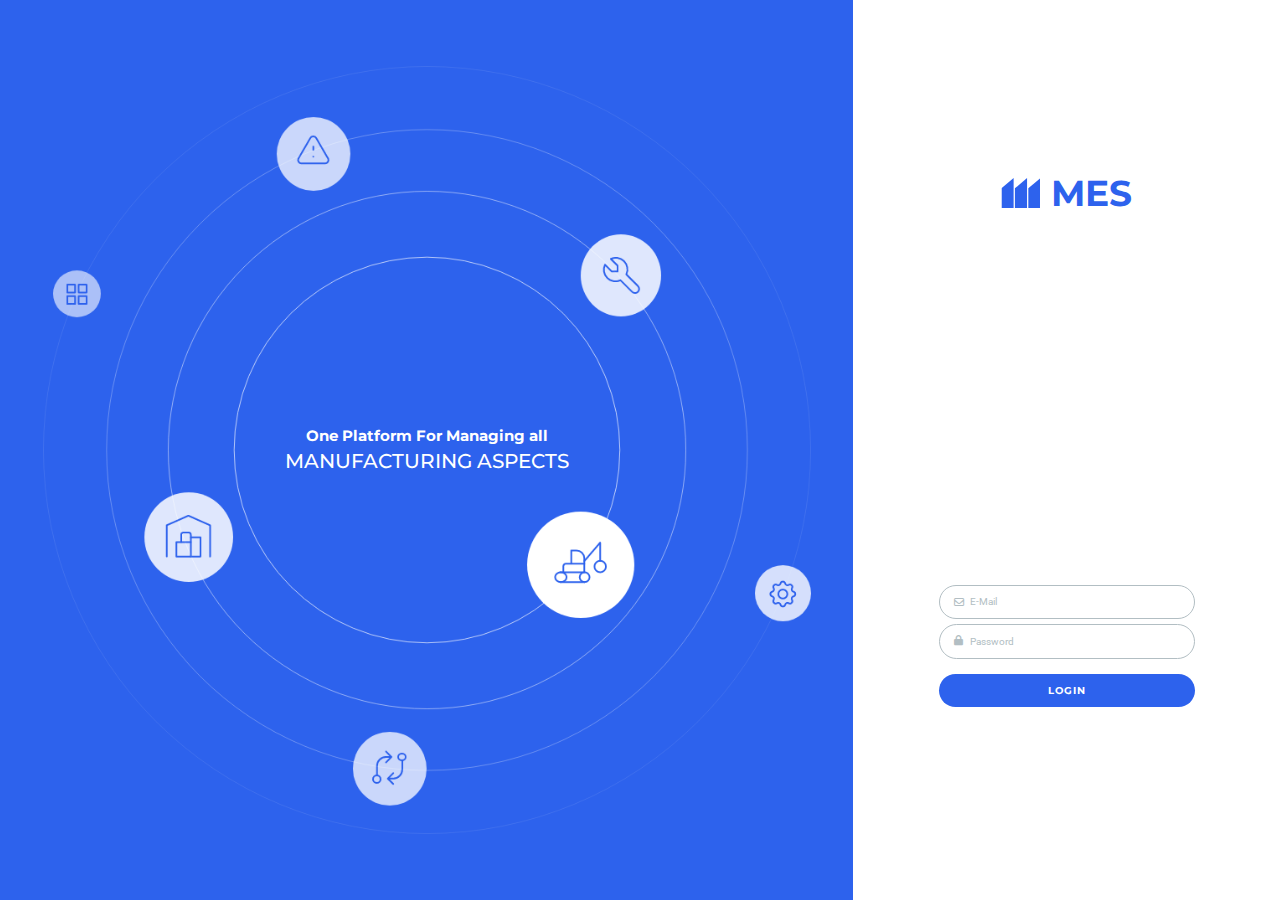
<file: index.html>
<!DOCTYPE html>
<html lang="en">
  <head>
    <meta charset="UTF-8" />
    <meta http-equiv="X-UA-Compatible" content="IE=edge" />
    <meta name="viewport" content="width=device-width, initial-scale=1.0" />

    <!-- Google Fonts -->
    <link rel="preconnect" href="https://fonts.googleapis.com" />
    <link rel="preconnect" href="https://fonts.gstatic.com" crossorigin />
    <link
      href="https://fonts.googleapis.com/css2?family=Montserrat:wght@300;400;500;600;700&family=Roboto:wght@500;700&display=swap"
      rel="stylesheet"
    />

    <!-- Bootstrap Grid System -->
    <link rel="stylesheet" href="css/vendors/bootstrap-grid.css" />

    <link
      rel="stylesheet"
      href="https://cdnjs.cloudflare.com/ajax/libs/font-awesome/6.2.0/css/all.min.css"
    />

    <link rel="stylesheet" href="css/sass/main.css" />
    <title>MES Factory</title>
  </head>
  <body>
    <div class="d-flex justify-content-between h-100vh bg-primary">
      <!-- Platform Picture -->
      <div
        class="col-12 col-md-7 col-xl-8 col-xxl-9 platform-wrapper d-none d-md-block"
      >
        <div class="platform-background">
          <h2 class="fm-montserrat fw-bold mb-0">
            One Platform For Managing all
          </h2>
          <h1 class="fm-montserrat fw-medium mt-1">MANUFACTURING ASPECTS</h1>
        </div>
      </div>

      <!-- Login Section -->
      <div
        class="col-12 col-md-5 col-xl-4 col-xxl-3 bg-white p-relative login-section"
      >
        <!-- Logo -->
        <div class="logo">
          <img src="assets/factoryIcon.svg" class="mr-3" />
          <h3>MES</h3>
        </div>

        <!-- Login form -->
        <form class="login-form">
          <!-- Username - Email -->
          <div class="form-control mb-2">
            <input type="text" class="form-input" placeholder="E-Mail" />
            <i class="fa-regular fa-envelope form-icon"></i>
          </div>

          <!-- Password -->
          <div class="form-control mb-4">
            <input type="password" class="form-input" placeholder="Password" />
            <i class="fa-solid fa-lock form-icon"></i>
          </div>

          <!-- Login button -->
          <div class="form-control">
            <a
              href="pages/dashboard.html"
              class="d-flex justify-content-center form-btn fm-montserrat fw-bold"
            >
              Login
            </a>
          </div>
        </form>
      </div>
    </div>
  </body>
</html>
</file>
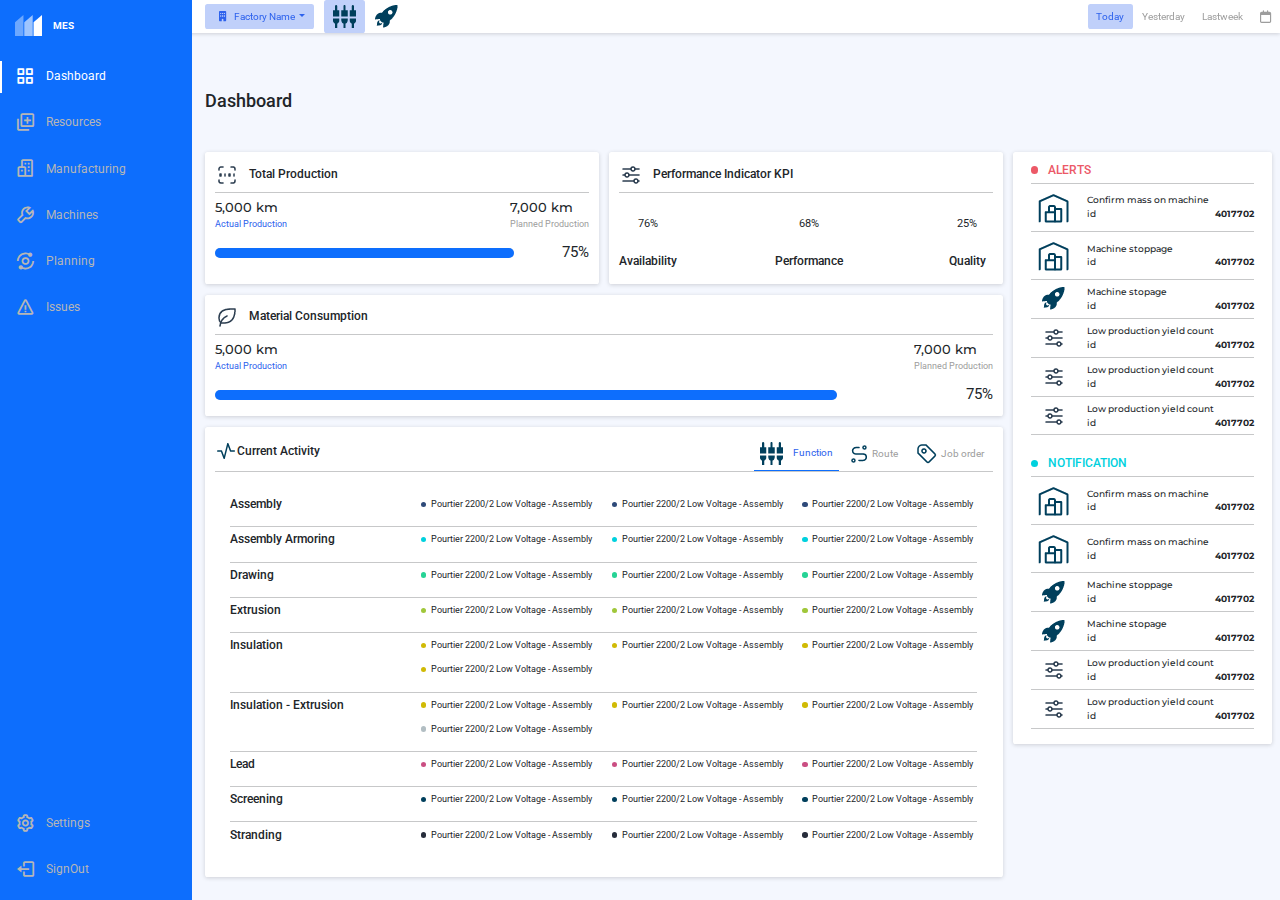
<file: pages/dashboard.html>
<!DOCTYPE html>
<html lang="en">
  <head>
    <meta charset="UTF-8" />
    <meta http-equiv="X-UA-Compatible" content="IE=edge" />
    <meta name="viewport" content="width=device-width, initial-scale=1.0" />

    <!-- Google Fonts -->
    <link rel="preconnect" href="https://fonts.googleapis.com" />
    <link rel="preconnect" href="https://fonts.gstatic.com" crossorigin />
    <link
      href="https://fonts.googleapis.com/css2?family=Montserrat:wght@300;400;500;600;700&family=Roboto:wght@500;700&display=swap"
      rel="stylesheet"
    />

    <!-- Bootstrap Grid System -->
    <link rel="stylesheet" href="../css/vendors/bootstrap.css" />

    <link
      rel="stylesheet"
      href="https://cdn.jsdelivr.net/npm/boxicons@latest/css/boxicons.min.css"
    />

    <link
      rel="stylesheet"
      href="https://cdnjs.cloudflare.com/ajax/libs/font-awesome/6.2.0/css/all.min.css"
    />

    <link rel="stylesheet" href="../css/sass/main.css" />
    <title>Dashboard</title>
  </head>
  <body id="body-pd" class="bg-white-3">
    <!-- Start Header -->
    <header class="header box-shadow bg-white" id="header">
      <!-- Toggle Button -->
      <div class="nav-toggle txt-primary ms-3 mr-4 d-md-none">
        <i class="bx bx-menu" id="nav-toggle"></i>
      </div>

      <div class="d-flex col-md-12">
        <!--  -->
        <div class="d-none d-md-flex align-items-center">
          <button class="btn bg-lightblue txt-blue dropdown-toggle">
            <i class="fa-solid fa-building mx-2"></i> Factory Name
          </button>

          <button class="btn bg-lightblue mx-3">
            <img src="../assets/function.png" alt="" />
          </button>

          <div>
            <img src="../assets/load.png" alt="" />
          </div>
        </div>

        <!--  -->
        <div class="d-flex align-items-center ms-auto">
          <button class="btn bg-lightblue txt-blue">Today</button>
          <button class="btn txt-gray">Yesterday</button>
          <button class="btn txt-gray">Lastweek</button>
          <button class="btn txt-gray fs-5">
            <i class="fa-regular fa-calendar"></i>
          </button>
        </div>
      </div>
    </header>
    <!-- End Header -->

    <div class="side-nav bg-primary" id="nav-bar">
      <nav class="nav">
        <div>
          <!-- Nav Logo -->
          <a href="#" class="nav_logo">
            <img src="../assets/navIcon.svg" alt="" />
            <span class="nav_logo-name">MES</span>
          </a>
          <!-- Nav List -->
          <div class="nav_list">
            <a href="./dashboard.html" class="nav_link active">
              <i class="bx bx-grid-alt nav_icon"></i>
              <span class="nav_name">Dashboard</span>
            </a>
            <a href="./resources.html" class="nav_link">
              <i class="bx bx-add-to-queue nav_icon"></i>
              <span class="nav_name">Resources</span>
            </a>
            <a href="./Manufacturing.html" class="nav_link">
              <i class="bx bx-buildings nav_icon"></i>
              <span class="nav_name">Manufacturing</span>
            </a>
            <a href="./machines.html" class="nav_link">
              <i class="bx bx-wrench nav_icon"></i>
              <span class="nav_name">Machines</span>
            </a>
            <a href="./planning.html" class="nav_link">
              <i class="bx bx-analyse nav_icon"></i>
              <span class="nav_name">Planning</span>
            </a>
            <a href="./issues.html" class="nav_link">
              <i class="bx bx-error nav_icon"></i>
              <span class="nav_name">Issues</span>
            </a>
          </div>
        </div>

        <!-- Sign out -->
        <div>
          <a href="#" class="nav_link">
            <i class="bx bx-cog nav_icon"></i>
            <span class="nav_name">Settings</span>
          </a>
          <a href="../index.html" class="nav_link">
            <i class="bx bx-log-out nav_icon"></i>
            <span class="nav_name">SignOut</span>
          </a>
        </div>
      </nav>
    </div>
    <!-- End SIDE Bar -->

    <div class="container-fluid" id="content">
      <!-- START CONTENT -->
      <div class="row g-3">
        <!-- Title -->
        <h3 class="mb-5">Dashboard</h3>

        <!-- Start Content -->
        <div class="col-12 col-md-9">
          <!-- Start Production | Performance | Material Consumption -->
          <div class="row g-3 flex-column flex-md-row mb-3">
            <!-- Start Total Production Card -->
            <div class="col-12 col-md-6 col-xxl-3">
              <div class="box-shadow rounded-2 bg-white p-3 h-100">
                <!--  -->
                <h6 class="d-flex align-items-center">
                  <img src="../assets/product.png" class="mr-3" /> Total
                  Production
                </h6>
                <!--  -->
                <hr />
                <div class="d-flex justify-content-between">
                  <div>
                    <p class="mb-0 fs-5 fm-montserrat fw-medium">5,000 km</p>
                    <p class="txt-blue">Actual Production</p>
                  </div>
                  <div>
                    <p class="mb-0 fs-5 fm-montserrat fw-medium">7,000 km</p>
                    <p class="txt-gray">Planned Production</p>
                  </div>
                </div>
                <!--  -->
                <div class="d-flex align-items-center justify-content-between">
                  <!-- <div class="progress w-75 me-2" style="height: 10px">
                    <div class="progress-bar w-75"></div>
                  </div> -->

                  <div class="progress-inline">
                    <div class="value"></div>
                  </div>
                  <p class="fs-4 mb-0">75%</p>
                </div>
              </div>
            </div>
            <!-- End Total Production Card -->

            <!-- Start Performance Indicator KPI -->
            <div class="col-12 col-md-6">
              <div class="box-shadow rounded-2 bg-white p-3 h-100">
                <!--  -->
                <h6 class="d-flex align-items-center">
                  <img src="../assets/performance.png" class="mr-3" />
                  Performance Indicator KPI
                </h6>

                <!--  -->
                <hr />
                <!-- Circle Progress Bars -->
                <div class="d-flex justify-content-between text-center">
                  <!--  -->
                  <div>
                    <div class="circle-progress blue mb-2">
                      <span class="progress-left progress-76">
                        <span class="progress-bar"></span>
                      </span>
                      <span class="progress-right progress-76">
                        <span class="progress-bar"></span>
                      </span>
                      <p class="progress-value">76%</p>
                    </div>
                    <h6>Availability</h6>
                  </div>
                  <!--  -->
                  <div>
                    <div class="circle-progress blue mb-2">
                      <span class="progress-left progress-68">
                        <span class="progress-bar"></span>
                      </span>
                      <span class="progress-right progress-68">
                        <span class="progress-bar"></span>
                      </span>
                      <p class="progress-value">68%</p>
                    </div>
                    <h6>Performance</h6>
                  </div>
                  <!--  -->
                  <div>
                    <div class="circle-progress blue mb-2">
                      <!-- <span class="progress-left">
                            <span class="progress-bar"></span>
                          </span> -->
                      <span class="progress-right progress-25">
                        <span class="progress-bar"></span>
                      </span>
                      <p class="progress-value">25%</p>
                    </div>
                    <h6>Quality</h6>
                  </div>
                </div>

                <!-- END -->
              </div>
            </div>
            <!-- End Performance Indicator KPI -->

            <!-- Start Material Consumption -->
            <div class="col-12 col-xxl-3">
              <div class="box-shadow rounded-2 bg-white p-3 h-100">
                <!--  -->
                <h6 class="d-flex align-items-center">
                  <img src="../assets/material.png" class="mr-3" /> Material
                  Consumption
                </h6>
                <!--  -->
                <hr />
                <div class="d-flex justify-content-between">
                  <div>
                    <p class="mb-0 fs-5 fm-montserrat fw-medium">5,000 km</p>
                    <p class="txt-blue">Actual Production</p>
                  </div>
                  <div>
                    <p class="mb-0 fs-5 fm-montserrat fw-medium">7,000 km</p>
                    <p class="txt-gray">Planned Production</p>
                  </div>
                </div>
                <!--  -->
                <div class="d-flex align-items-center justify-content-between">
                  <div class="progress-inline">
                    <div class="value"></div>
                  </div>
                  <p class="fs-4 mb-0">75%</p>
                </div>
              </div>
            </div>
            <!-- End Material Consumption -->
          </div>
          <!-- End Production | Performance | Material Consumption -->

          <!-- Start Current Activity -->
          <div class="box-shadow rounded-2 bg-white p-3 mb-3">
            <!-- Start Current Activity Header -->
            <div class="d-flex mb-0 pb-0">
              <h6 class="d-flex align-items-center w-25">
                <img src="../assets/activity.png" />Current Activity
              </h6>

              <div class="d-flex ms-auto">
                <button
                  class="bg-white border-0 border-bottom border-primary txt-blue"
                >
                  <img src="../assets/function.png" class="mr-3" />Function
                </button>
                <button class="btn txt-gray">
                  <img src="../assets/route.png" /> Route
                </button>
                <button class="btn txt-gray">
                  <img src="../assets/jobOrder.png" /> Job order
                </button>
              </div>
            </div>
            <hr class="mt-0 pt-0" />
            <!-- End Current Activity Header -->

            <!-- Start Activities -->
            <div class="p-4 mt-3">
              <!-- Assembly -->
              <div class="row">
                <h6 class="col-3">Assembly</h6>
                <p class="col-3">
                  <i class="dot bg-astronaut"></i>Pourtier 2200/2 Low Voltage -
                  Assembly
                </p>
                <p class="col-3">
                  <i class="dot bg-astronaut"></i>Pourtier 2200/2 Low Voltage -
                  Assembly
                </p>
                <p class="col-3">
                  <i class="dot bg-astronaut"></i>Pourtier 2200/2 Low Voltage -
                  Assembly
                </p>
              </div>

              <hr />

              <!-- Assembly Armoring -->
              <div class="row">
                <h6 class="col-3">Assembly Armoring</h6>
                <p class="col-3">
                  <i class="dot bg-egg-blue"></i>Pourtier 2200/2 Low Voltage -
                  Assembly
                </p>
                <p class="col-3">
                  <i class="dot bg-egg-blue"></i>Pourtier 2200/2 Low Voltage -
                  Assembly
                </p>
                <p class="col-3">
                  <i class="dot bg-egg-blue"></i>Pourtier 2200/2 Low Voltage -
                  Assembly
                </p>
              </div>

              <hr />

              <!-- Drawing -->
              <div class="row">
                <h6 class="col-3">Drawing</h6>
                <p class="col-3">
                  <i class="dot bg-shamrock"></i>Pourtier 2200/2 Low Voltage -
                  Assembly
                </p>
                <p class="col-3">
                  <i class="dot bg-shamrock"></i>Pourtier 2200/2 Low Voltage -
                  Assembly
                </p>
                <p class="col-3">
                  <i class="dot bg-shamrock"></i>Pourtier 2200/2 Low Voltage -
                  Assembly
                </p>
              </div>

              <hr />

              <!-- Extrusion -->
              <div class="row">
                <h6 class="col-3">Extrusion</h6>
                <p class="col-3">
                  <i class="dot bg-atlantis"></i>Pourtier 2200/2 Low Voltage -
                  Assembly
                </p>
                <p class="col-3">
                  <i class="dot bg-atlantis"></i>Pourtier 2200/2 Low Voltage -
                  Assembly
                </p>
                <p class="col-3">
                  <i class="dot bg-atlantis"></i>Pourtier 2200/2 Low Voltage -
                  Assembly
                </p>
              </div>

              <hr />

              <!-- Insulation -->
              <div class="row">
                <h6 class="col-3">Insulation</h6>
                <div class="col-3">
                  <p>
                    <i class="dot bg-corn"></i>Pourtier 2200/2 Low Voltage -
                    Assembly
                  </p>
                  <p>
                    <i class="dot bg-corn"></i>Pourtier 2200/2 Low Voltage -
                    Assembly
                  </p>
                </div>
                <p class="col-3">
                  <i class="dot bg-corn"></i>Pourtier 2200/2 Low Voltage -
                  Assembly
                </p>
                <p class="col-3">
                  <i class="dot bg-corn"></i>Pourtier 2200/2 Low Voltage -
                  Assembly
                </p>
              </div>

              <hr />

              <!-- Insulation - Extrusion -->
              <div class="row">
                <h6 class="col-3">Insulation - Extrusion</h6>
                <div class="col-3">
                  <p>
                    <i class="dot bg-corn"></i>Pourtier 2200/2 Low Voltage -
                    Assembly
                  </p>
                  <p>
                    <i class="dot bg-submarine"></i>Pourtier 2200/2 Low Voltage
                    - Assembly
                  </p>
                </div>
                <p class="col-3">
                  <i class="dot bg-corn"></i>Pourtier 2200/2 Low Voltage -
                  Assembly
                </p>
                <p class="col-3">
                  <i class="dot bg-corn"></i>Pourtier 2200/2 Low Voltage -
                  Assembly
                </p>
              </div>

              <hr />

              <!-- Armoring -->
              <div class="row">
                <h6 class="col-3">Lead</h6>
                <div class="col-3">
                  <p>
                    <i class="dot bg-mulberry"></i>Pourtier 2200/2 Low Voltage -
                    Assembly
                  </p>
                </div>
                <p class="col-3">
                  <i class="dot bg-mulberry"></i>Pourtier 2200/2 Low Voltage -
                  Assembly
                </p>
                <p class="col-3">
                  <i class="dot bg-mulberry"></i>Pourtier 2200/2 Low Voltage -
                  Assembly
                </p>
              </div>

              <hr />

              <!-- Screening -->
              <div class="row">
                <h6 class="col-3">Screening</h6>
                <div class="col-3">
                  <p>
                    <i class="dot bg-astronaut-blue"></i>Pourtier 2200/2 Low
                    Voltage - Assembly
                  </p>
                </div>
                <p class="col-3">
                  <i class="dot bg-astronaut-blue"></i>Pourtier 2200/2 Low
                  Voltage - Assembly
                </p>
                <p class="col-3">
                  <i class="dot bg-astronaut-blue"></i>Pourtier 2200/2 Low
                  Voltage - Assembly
                </p>
              </div>

              <hr />

              <!-- Stranding -->
              <div class="row">
                <h6 class="col-3">Stranding</h6>
                <div class="col-3">
                  <p>
                    <i class="dot bg-ebony-clay"></i>Pourtier 2200/2 Low Voltage
                    - Assembly
                  </p>
                </div>
                <p class="col-3">
                  <i class="dot bg-ebony-clay"></i>Pourtier 2200/2 Low Voltage -
                  Assembly
                </p>
                <p class="col-3">
                  <i class="dot bg-ebony-clay"></i>Pourtier 2200/2 Low Voltage -
                  Assembly
                </p>
              </div>
            </div>
            <!-- End Activities -->
          </div>
          <!-- End Current Activity -->
        </div>

        <!-- Alerts | Notifications -->
        <div class="col-12 col-md-3">
          <div class="row m-0 box-shadow rounded-2 bg-white p-3">
            <!-- Start Alerts -->
            <div class="col-12 mb-4">
              <h6 class="txt-alert">
                <div class="dot bg-alert"></div>
                ALERTS
              </h6>
              <hr />
              <!-- alert -->
              <div class="d-flex align-items-center fm-montserrat fw-medium">
                <div class="col-3 text-center">
                  <img src="../assets/resources.png" class="mr-3" />
                </div>
                <div class="col-9">
                  <p class="mb-0">Confirm mass on machine</p>
                  <div class="d-flex justify-content-between">
                    <p class="mb-0">id</p>
                    <p class="mb-0 fw-bold">4017702</p>
                  </div>
                </div>
              </div>
              <hr />
              <!-- alert -->
              <div class="d-flex align-items-center fm-montserrat fw-medium">
                <div class="col-3 text-center">
                  <img src="../assets/resources.png" class="mr-3" />
                </div>
                <div class="col-9">
                  <p class="mb-0">Machine stoppage</p>
                  <div class="d-flex justify-content-between">
                    <p class="mb-0">id</p>
                    <p class="mb-0 fw-bold">4017702</p>
                  </div>
                </div>
              </div>
              <hr />
              <!-- alert -->
              <div class="d-flex align-items-center fm-montserrat fw-medium">
                <div class="col-3 text-center">
                  <img src="../assets/load.png" class="mr-3" />
                </div>
                <div class="col-9">
                  <p class="mb-0">Machine stopage</p>
                  <div class="d-flex justify-content-between">
                    <p class="mb-0">id</p>
                    <p class="mb-0 fw-bold">4017702</p>
                  </div>
                </div>
              </div>
              <hr />
              <!-- alert -->
              <div class="d-flex align-items-center fm-montserrat fw-medium">
                <div class="col-3 text-center">
                  <img src="../assets/performance.png" class="mr-3" />
                </div>
                <div class="col-9">
                  <p class="mb-0">Low production yield count</p>
                  <div class="d-flex justify-content-between">
                    <p class="mb-0">id</p>
                    <p class="mb-0 fw-bold">4017702</p>
                  </div>
                </div>
              </div>
              <hr />
              <!-- alert -->
              <div class="d-flex align-items-center fm-montserrat fw-medium">
                <div class="col-3 text-center">
                  <img src="../assets/performance.png" class="mr-3" />
                </div>
                <div class="col-9">
                  <p class="mb-0">Low production yield count</p>
                  <div class="d-flex justify-content-between">
                    <p class="mb-0">id</p>
                    <p class="mb-0 fw-bold">4017702</p>
                  </div>
                </div>
              </div>
              <hr />
              <!-- alert -->
              <div class="d-flex align-items-center fm-montserrat fw-medium">
                <div class="col-3 text-center">
                  <img src="../assets/performance.png" class="mr-3" />
                </div>
                <div class="col-9">
                  <p class="mb-0">Low production yield count</p>
                  <div class="d-flex justify-content-between">
                    <p class="mb-0">id</p>
                    <p class="mb-0 fw-bold">4017702</p>
                  </div>
                </div>
              </div>
              <hr />
            </div>
            <!-- End Alerts -->

            <!-- Start Notifications -->
            <div class="col-12">
              <h6 class="txt-lightgreen">
                <div class="dot bg-lightgreen"></div>
                NOTIFICATION
              </h6>
              <hr />
              <!-- notification -->
              <div class="d-flex align-items-center fm-montserrat fw-medium">
                <div class="col-3 text-center">
                  <img src="../assets/resources.png" class="mr-3" />
                </div>
                <div class="col-9">
                  <p class="mb-0">Confirm mass on machine</p>
                  <div class="d-flex justify-content-between">
                    <p class="mb-0">id</p>
                    <p class="mb-0 fw-bold">4017702</p>
                  </div>
                </div>
              </div>
              <hr />
              <!-- notification -->
              <div class="d-flex align-items-center fm-montserrat fw-medium">
                <div class="col-3 text-center">
                  <img src="../assets/resources.png" class="mr-3" />
                </div>
                <div class="col-9">
                  <p class="mb-0">Confirm mass on machine</p>
                  <div class="d-flex justify-content-between">
                    <p class="mb-0">id</p>
                    <p class="mb-0 fw-bold">4017702</p>
                  </div>
                </div>
              </div>
              <hr />
              <!-- notification -->
              <div class="d-flex align-items-center fm-montserrat fw-medium">
                <div class="col-3 text-center">
                  <img src="../assets/load.png" class="mr-3" />
                </div>
                <div class="col-9">
                  <p class="mb-0">Machine stoppage</p>
                  <div class="d-flex justify-content-between">
                    <p class="mb-0">id</p>
                    <p class="mb-0 fw-bold">4017702</p>
                  </div>
                </div>
              </div>
              <hr />
              <!-- notification -->
              <div class="d-flex align-items-center fm-montserrat fw-medium">
                <div class="col-3 text-center">
                  <img src="../assets/load.png" class="mr-3" />
                </div>
                <div class="col-9">
                  <p class="mb-0">Machine stopage</p>
                  <div class="d-flex justify-content-between">
                    <p class="mb-0">id</p>
                    <p class="mb-0 fw-bold">4017702</p>
                  </div>
                </div>
              </div>
              <hr />
              <!-- notification -->
              <div class="d-flex align-items-center fm-montserrat fw-medium">
                <div class="col-3 text-center">
                  <img src="../assets/performance.png" class="mr-3" />
                </div>
                <div class="col-9">
                  <p class="mb-0">Low production yield count</p>
                  <div class="d-flex justify-content-between">
                    <p class="mb-0">id</p>
                    <p class="mb-0 fw-bold">4017702</p>
                  </div>
                </div>
              </div>
              <hr />
              <!-- notification -->
              <div class="d-flex align-items-center fm-montserrat fw-medium">
                <div class="col-3 text-center">
                  <img src="../assets/performance.png" class="mr-3" />
                </div>
                <div class="col-9">
                  <p class="mb-0">Low production yield count</p>
                  <div class="d-flex justify-content-between">
                    <p class="mb-0">id</p>
                    <p class="mb-0 fw-bold">4017702</p>
                  </div>
                </div>
              </div>
              <hr />
            </div>
            <!-- End Notification -->
          </div>
        </div>
      </div>
      <!-- END CONTENT -->
    </div>

    <script src="../js/vendors/bootstrap.js"></script>
    <script src="https://cdnjs.cloudflare.com/ajax/libs/jquery/3.2.1/jquery.min.js"></script>
    <script src="../js/script.js"></script>
  </body>
</html>
</file>
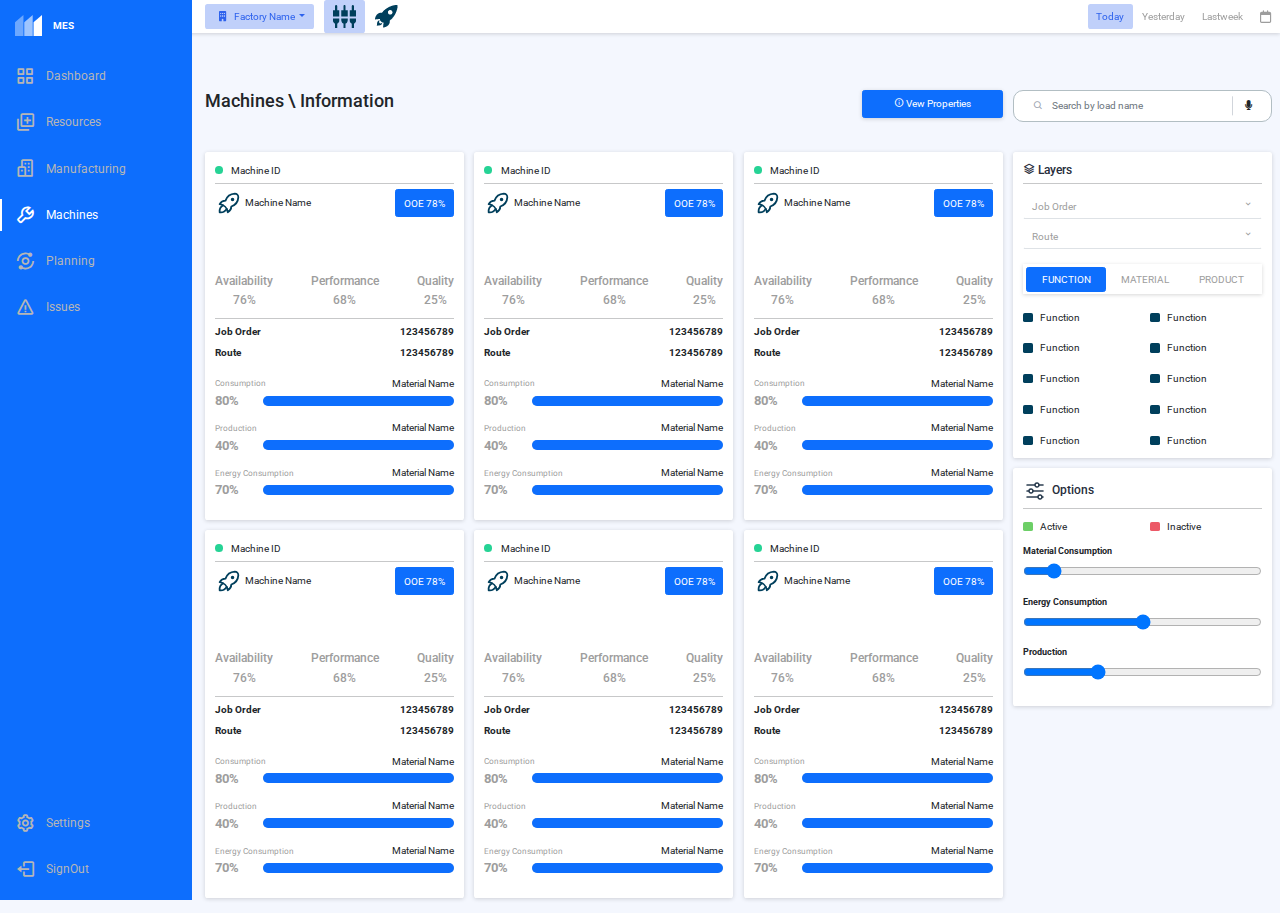
<file: pages/machines.html>
<!DOCTYPE html>
<html lang="en">
  <head>
    <meta charset="UTF-8" />
    <meta http-equiv="X-UA-Compatible" content="IE=edge" />
    <meta name="viewport" content="width=device-width, initial-scale=1.0" />

    <!-- Google Fonts -->
    <link rel="preconnect" href="https://fonts.googleapis.com" />
    <link rel="preconnect" href="https://fonts.gstatic.com" crossorigin />
    <link
      href="https://fonts.googleapis.com/css2?family=Montserrat:wght@300;400;500;600;700&family=Roboto:wght@500;700&display=swap"
      rel="stylesheet"
    />

    <!-- Bootstrap Grid System -->
    <link rel="stylesheet" href="../css/vendors/bootstrap.css" />

    <link
      rel="stylesheet"
      href="https://cdn.jsdelivr.net/npm/boxicons@latest/css/boxicons.min.css"
    />

    <link
      rel="stylesheet"
      href="https://cdnjs.cloudflare.com/ajax/libs/font-awesome/6.2.0/css/all.min.css"
    />

    <link rel="stylesheet" href="../css/sass/main.css" />
    <title>Machines</title>
  </head>
  <body id="body-pd" class="bg-white-3">
    <!-- Start Header -->
    <header class="header box-shadow bg-white" id="header">
      <!-- Toggle Button -->
      <div class="nav-toggle txt-primary ms-3 mr-4 d-md-none">
        <i class="bx bx-menu" id="nav-toggle"></i>
      </div>

      <div class="d-flex col-md-12">
        <!--  -->
        <div class="d-none d-md-flex align-items-center">
          <button class="btn bg-lightblue txt-blue dropdown-toggle">
            <i class="fa-solid fa-building mx-2"></i> Factory Name
          </button>

          <button class="btn bg-lightblue mx-3">
            <img src="../assets/function.png" alt="" />
          </button>

          <div>
            <img src="../assets/load.png" alt="" />
          </div>
        </div>

        <!--  -->
        <div class="d-flex align-items-center ms-auto">
          <button class="btn bg-lightblue txt-blue">Today</button>
          <button class="btn txt-gray">Yesterday</button>
          <button class="btn txt-gray">Lastweek</button>
          <button class="btn txt-gray fs-5">
            <i class="fa-regular fa-calendar"></i>
          </button>
        </div>
      </div>
    </header>
    <!-- End Header -->

    <!-- Start Navbar -->
    <div class="side-nav bg-primary" id="nav-bar">
      <nav class="nav">
        <div>
          <!-- Nav Logo -->
          <a href="#" class="nav_logo">
            <img src="../assets/navIcon.svg" alt="" />
            <span class="nav_logo-name">MES</span>
          </a>
          <!-- Nav List -->
          <div class="nav_list">
            <a href="./dashboard.html" class="nav_link">
              <i class="bx bx-grid-alt nav_icon"></i>
              <span class="nav_name">Dashboard</span>
            </a>
            <a href="./resources.html" class="nav_link">
              <i class="bx bx-add-to-queue nav_icon"></i>
              <span class="nav_name">Resources</span>
            </a>
            <a href="./Manufacturing.html" class="nav_link">
              <i class="bx bx-buildings nav_icon"></i>
              <span class="nav_name">Manufacturing</span>
            </a>
            <a href="./machines.html" class="nav_link active">
              <i class="bx bx-wrench nav_icon"></i>
              <span class="nav_name">Machines</span>
            </a>
            <a href="./planning.html" class="nav_link">
              <i class="bx bx-analyse nav_icon"></i>
              <span class="nav_name">Planning</span>
            </a>
            <a href="./issues.html" class="nav_link">
              <i class="bx bx-error nav_icon"></i>
              <span class="nav_name">Issues</span>
            </a>
          </div>
        </div>

        <!-- Sign out -->
        <div>
          <a href="#" class="nav_link">
            <i class="bx bx-cog nav_icon"></i>
            <span class="nav_name">Settings</span>
          </a>
          <a href="../index.html" class="nav_link">
            <i class="bx bx-log-out nav_icon"></i>
            <span class="nav_name">SignOut</span>
          </a>
        </div>
      </nav>
    </div>
    <!-- End Nav bar -->

    <div class="container-fluid" id="content">
      <!-- START CONTENT -->
      <div class="row g-3 mb-md-4">
        <!-- Title -->
        <div class="col-6 col-md-3">
          <h3 class="mb-5">Machines \ Information</h3>
        </div>

        <!-- Add New Button -->
        <div class="col-6 d-flex justify-content-end align-items-baseline">
          <button class="btn btn-primary px-5 py-2 box-shadow rounded-2">
            <i class="bx bx-info-circle"></i> Vew Properties
          </button>
        </div>

        <!-- Search Form -->
        <div class="col-3 d-none d-md-block">
          <div class="form search-form">
            <i class="bx bx-search"></i>
            <input
              type="text"
              class="form-control form-input search-form-input"
              placeholder="Search by load name"
            />
            <span class="left-pan"><i class="fa fa-microphone"></i></span>
          </div>
        </div>

        <!-- Machine IDs -->
        <div class="col-12 col-md-9">
          <div class="row g-3 row-cols-1 row-cols-md-2 row-cols-lg-3">
            <!-- Machine ID -->
            <div class="col">
              <div class="box-shadow rounded-2 bg-white p-3">
                <!-- title -->
                <i class="dot fs-5 bg-shamrock"></i> Machine ID
                <hr />
                <div class="d-flex justify-content-between">
                  <span><img src="../assets/rocket.svg" /> Machine Name</span>
                  <button class="btn btn-primary">OOE 78%</button>
                </div>
                <!-- Circles -->
                <div class="d-flex justify-content-between">
                  <!-- Circle -->
                  <div class="text-center">
                    <div class="circle-progress circle-2 blue my-3">
                      <span class="progress-left progress-76">
                        <span class="progress-bar"></span>
                      </span>
                      <span class="progress-right progress-76">
                        <span class="progress-bar"></span>
                      </span>
                    </div>
                    <div class="txt-gray">
                      <h6>Availability</h6>
                      <h6>76%</h6>
                    </div>
                  </div>
                  <!-- Circle -->
                  <div class="text-center">
                    <div class="circle-progress circle-2 blue my-3">
                      <span class="progress-left progress-68">
                        <span class="progress-bar"></span>
                      </span>
                      <span class="progress-right progress-68">
                        <span class="progress-bar"></span>
                      </span>
                    </div>
                    <div class="txt-gray">
                      <h6>Performance</h6>
                      <h6>68%</h6>
                    </div>
                  </div>
                  <!-- Circle -->
                  <div class="text-center">
                    <div class="circle-progress circle-2 blue my-3">
                      <span class="progress-right progress-25">
                        <span class="progress-bar"></span>
                      </span>
                    </div>
                    <div class="txt-gray">
                      <h6>Quality</h6>
                      <h6>25%</h6>
                    </div>
                  </div>
                </div>
                <hr />
                <!-- Job order -->
                <div class="d-flex justify-content-between fw-bold my-2">
                  <span>Job Order</span>
                  <span>123456789</span>
                </div>
                <!-- Route -->
                <div class="d-flex justify-content-between fw-bold mb-4">
                  <span>Route</span>
                  <span>123456789</span>
                </div>

                <div>
                  <!-- Consumption -->
                  <div class="mb-3">
                    <div
                      class="d-flex justify-content-between align-items-center"
                    >
                      <span class="txt-gray fs-small-2">Consumption</span>
                      <span>Material Name</span>
                    </div>
                    <!-- Progress -->
                    <div
                      class="d-flex align-items-center justify-content-between"
                    >
                      <p class="mb-0 fs-5 fw-bold txt-gray">80%</p>
                      <div class="progress-inline progress-80">
                        <div class="value"></div>
                      </div>
                    </div>
                  </div>

                  <!-- Production -->
                  <div class="mb-3">
                    <div
                      class="d-flex justify-content-between align-items-center"
                    >
                      <span class="txt-gray fs-small-2">Production</span>
                      <span>Material Name</span>
                    </div>
                    <!-- Progress -->
                    <div
                      class="d-flex align-items-center justify-content-between"
                    >
                      <p class="mb-0 fs-5 fw-bold txt-gray">40%</p>
                      <div class="progress-inline progress-40">
                        <div class="value"></div>
                      </div>
                    </div>
                  </div>

                  <!-- Energy Consumption -->
                  <div class="mb-3">
                    <div
                      class="d-flex justify-content-between align-items-center"
                    >
                      <span class="txt-gray fs-small-2"
                        >Energy Consumption</span
                      >
                      <span>Material Name</span>
                    </div>
                    <!-- Progress -->
                    <div
                      class="d-flex align-items-center justify-content-between"
                    >
                      <p class="mb-0 fs-5 fw-bold txt-gray">70%</p>
                      <div class="progress-inline progress-70">
                        <div class="value"></div>
                      </div>
                    </div>
                  </div>
                </div>
              </div>
            </div>
            <!-- Machine ID -->
            <div class="col">
              <div class="box-shadow rounded-2 bg-white p-3">
                <!-- title -->
                <i class="dot fs-5 bg-shamrock"></i> Machine ID
                <hr />
                <div class="d-flex justify-content-between">
                  <span><img src="../assets/rocket.svg" /> Machine Name</span>
                  <button class="btn btn-primary">OOE 78%</button>
                </div>
                <!-- Circles -->
                <div class="d-flex justify-content-between">
                  <!-- Circle -->
                  <div class="text-center">
                    <div class="circle-progress circle-2 blue my-3">
                      <span class="progress-left progress-76">
                        <span class="progress-bar"></span>
                      </span>
                      <span class="progress-right progress-76">
                        <span class="progress-bar"></span>
                      </span>
                    </div>
                    <div class="txt-gray">
                      <h6>Availability</h6>
                      <h6>76%</h6>
                    </div>
                  </div>
                  <!-- Circle -->
                  <div class="text-center">
                    <div class="circle-progress circle-2 blue my-3">
                      <span class="progress-left progress-68">
                        <span class="progress-bar"></span>
                      </span>
                      <span class="progress-right progress-68">
                        <span class="progress-bar"></span>
                      </span>
                    </div>
                    <div class="txt-gray">
                      <h6>Performance</h6>
                      <h6>68%</h6>
                    </div>
                  </div>
                  <!-- Circle -->
                  <div class="text-center">
                    <div class="circle-progress circle-2 blue my-3">
                      <span class="progress-right progress-25">
                        <span class="progress-bar"></span>
                      </span>
                    </div>
                    <div class="txt-gray">
                      <h6>Quality</h6>
                      <h6>25%</h6>
                    </div>
                  </div>
                </div>
                <hr />
                <!-- Job order -->
                <div class="d-flex justify-content-between fw-bold my-2">
                  <span>Job Order</span>
                  <span>123456789</span>
                </div>
                <!-- Route -->
                <div class="d-flex justify-content-between fw-bold mb-4">
                  <span>Route</span>
                  <span>123456789</span>
                </div>

                <div>
                  <!-- Consumption -->
                  <div class="mb-3">
                    <div
                      class="d-flex justify-content-between align-items-center"
                    >
                      <span class="txt-gray fs-small-2">Consumption</span>
                      <span>Material Name</span>
                    </div>
                    <!-- Progress -->
                    <div
                      class="d-flex align-items-center justify-content-between"
                    >
                      <p class="mb-0 fs-5 fw-bold txt-gray">80%</p>
                      <div class="progress-inline progress-80">
                        <div class="value"></div>
                      </div>
                    </div>
                  </div>

                  <!-- Production -->
                  <div class="mb-3">
                    <div
                      class="d-flex justify-content-between align-items-center"
                    >
                      <span class="txt-gray fs-small-2">Production</span>
                      <span>Material Name</span>
                    </div>
                    <!-- Progress -->
                    <div
                      class="d-flex align-items-center justify-content-between"
                    >
                      <p class="mb-0 fs-5 fw-bold txt-gray">40%</p>
                      <div class="progress-inline progress-40">
                        <div class="value"></div>
                      </div>
                    </div>
                  </div>

                  <!-- Energy Consumption -->
                  <div class="mb-3">
                    <div
                      class="d-flex justify-content-between align-items-center"
                    >
                      <span class="txt-gray fs-small-2"
                        >Energy Consumption</span
                      >
                      <span>Material Name</span>
                    </div>
                    <!-- Progress -->
                    <div
                      class="d-flex align-items-center justify-content-between"
                    >
                      <p class="mb-0 fs-5 fw-bold txt-gray">70%</p>
                      <div class="progress-inline progress-70">
                        <div class="value"></div>
                      </div>
                    </div>
                  </div>
                </div>
              </div>
            </div>
            <!-- Machine ID -->
            <div class="col">
              <div class="box-shadow rounded-2 bg-white p-3">
                <!-- title -->
                <i class="dot fs-5 bg-shamrock"></i> Machine ID
                <hr />
                <div class="d-flex justify-content-between">
                  <span><img src="../assets/rocket.svg" /> Machine Name</span>
                  <button class="btn btn-primary">OOE 78%</button>
                </div>
                <!-- Circles -->
                <div class="d-flex justify-content-between">
                  <!-- Circle -->
                  <div class="text-center">
                    <div class="circle-progress circle-2 blue my-3">
                      <span class="progress-left progress-76">
                        <span class="progress-bar"></span>
                      </span>
                      <span class="progress-right progress-76">
                        <span class="progress-bar"></span>
                      </span>
                    </div>
                    <div class="txt-gray">
                      <h6>Availability</h6>
                      <h6>76%</h6>
                    </div>
                  </div>
                  <!-- Circle -->
                  <div class="text-center">
                    <div class="circle-progress circle-2 blue my-3">
                      <span class="progress-left progress-68">
                        <span class="progress-bar"></span>
                      </span>
                      <span class="progress-right progress-68">
                        <span class="progress-bar"></span>
                      </span>
                    </div>
                    <div class="txt-gray">
                      <h6>Performance</h6>
                      <h6>68%</h6>
                    </div>
                  </div>
                  <!-- Circle -->
                  <div class="text-center">
                    <div class="circle-progress circle-2 blue my-3">
                      <span class="progress-right progress-25">
                        <span class="progress-bar"></span>
                      </span>
                    </div>
                    <div class="txt-gray">
                      <h6>Quality</h6>
                      <h6>25%</h6>
                    </div>
                  </div>
                </div>
                <hr />
                <!-- Job order -->
                <div class="d-flex justify-content-between fw-bold my-2">
                  <span>Job Order</span>
                  <span>123456789</span>
                </div>
                <!-- Route -->
                <div class="d-flex justify-content-between fw-bold mb-4">
                  <span>Route</span>
                  <span>123456789</span>
                </div>

                <div>
                  <!-- Consumption -->
                  <div class="mb-3">
                    <div
                      class="d-flex justify-content-between align-items-center"
                    >
                      <span class="txt-gray fs-small-2">Consumption</span>
                      <span>Material Name</span>
                    </div>
                    <!-- Progress -->
                    <div
                      class="d-flex align-items-center justify-content-between"
                    >
                      <p class="mb-0 fs-5 fw-bold txt-gray">80%</p>
                      <div class="progress-inline progress-80">
                        <div class="value"></div>
                      </div>
                    </div>
                  </div>

                  <!-- Production -->
                  <div class="mb-3">
                    <div
                      class="d-flex justify-content-between align-items-center"
                    >
                      <span class="txt-gray fs-small-2">Production</span>
                      <span>Material Name</span>
                    </div>
                    <!-- Progress -->
                    <div
                      class="d-flex align-items-center justify-content-between"
                    >
                      <p class="mb-0 fs-5 fw-bold txt-gray">40%</p>
                      <div class="progress-inline progress-40">
                        <div class="value"></div>
                      </div>
                    </div>
                  </div>

                  <!-- Energy Consumption -->
                  <div class="mb-3">
                    <div
                      class="d-flex justify-content-between align-items-center"
                    >
                      <span class="txt-gray fs-small-2"
                        >Energy Consumption</span
                      >
                      <span>Material Name</span>
                    </div>
                    <!-- Progress -->
                    <div
                      class="d-flex align-items-center justify-content-between"
                    >
                      <p class="mb-0 fs-5 fw-bold txt-gray">70%</p>
                      <div class="progress-inline progress-70">
                        <div class="value"></div>
                      </div>
                    </div>
                  </div>
                </div>
              </div>
            </div>
            <!-- Machine ID -->
            <div class="col">
              <div class="box-shadow rounded-2 bg-white p-3">
                <!-- title -->
                <i class="dot fs-5 bg-shamrock"></i> Machine ID
                <hr />
                <div class="d-flex justify-content-between">
                  <span><img src="../assets/rocket.svg" /> Machine Name</span>
                  <button class="btn btn-primary">OOE 78%</button>
                </div>
                <!-- Circles -->
                <div class="d-flex justify-content-between">
                  <!-- Circle -->
                  <div class="text-center">
                    <div class="circle-progress circle-2 blue my-3">
                      <span class="progress-left progress-76">
                        <span class="progress-bar"></span>
                      </span>
                      <span class="progress-right progress-76">
                        <span class="progress-bar"></span>
                      </span>
                    </div>
                    <div class="txt-gray">
                      <h6>Availability</h6>
                      <h6>76%</h6>
                    </div>
                  </div>
                  <!-- Circle -->
                  <div class="text-center">
                    <div class="circle-progress circle-2 blue my-3">
                      <span class="progress-left progress-68">
                        <span class="progress-bar"></span>
                      </span>
                      <span class="progress-right progress-68">
                        <span class="progress-bar"></span>
                      </span>
                    </div>
                    <div class="txt-gray">
                      <h6>Performance</h6>
                      <h6>68%</h6>
                    </div>
                  </div>
                  <!-- Circle -->
                  <div class="text-center">
                    <div class="circle-progress circle-2 blue my-3">
                      <span class="progress-right progress-25">
                        <span class="progress-bar"></span>
                      </span>
                    </div>
                    <div class="txt-gray">
                      <h6>Quality</h6>
                      <h6>25%</h6>
                    </div>
                  </div>
                </div>
                <hr />
                <!-- Job order -->
                <div class="d-flex justify-content-between fw-bold my-2">
                  <span>Job Order</span>
                  <span>123456789</span>
                </div>
                <!-- Route -->
                <div class="d-flex justify-content-between fw-bold mb-4">
                  <span>Route</span>
                  <span>123456789</span>
                </div>

                <div>
                  <!-- Consumption -->
                  <div class="mb-3">
                    <div
                      class="d-flex justify-content-between align-items-center"
                    >
                      <span class="txt-gray fs-small-2">Consumption</span>
                      <span>Material Name</span>
                    </div>
                    <!-- Progress -->
                    <div
                      class="d-flex align-items-center justify-content-between"
                    >
                      <p class="mb-0 fs-5 fw-bold txt-gray">80%</p>
                      <div class="progress-inline progress-80">
                        <div class="value"></div>
                      </div>
                    </div>
                  </div>

                  <!-- Production -->
                  <div class="mb-3">
                    <div
                      class="d-flex justify-content-between align-items-center"
                    >
                      <span class="txt-gray fs-small-2">Production</span>
                      <span>Material Name</span>
                    </div>
                    <!-- Progress -->
                    <div
                      class="d-flex align-items-center justify-content-between"
                    >
                      <p class="mb-0 fs-5 fw-bold txt-gray">40%</p>
                      <div class="progress-inline progress-40">
                        <div class="value"></div>
                      </div>
                    </div>
                  </div>

                  <!-- Energy Consumption -->
                  <div class="mb-3">
                    <div
                      class="d-flex justify-content-between align-items-center"
                    >
                      <span class="txt-gray fs-small-2"
                        >Energy Consumption</span
                      >
                      <span>Material Name</span>
                    </div>
                    <!-- Progress -->
                    <div
                      class="d-flex align-items-center justify-content-between"
                    >
                      <p class="mb-0 fs-5 fw-bold txt-gray">70%</p>
                      <div class="progress-inline progress-70">
                        <div class="value"></div>
                      </div>
                    </div>
                  </div>
                </div>
              </div>
            </div>
            <!-- Machine ID -->
            <div class="col">
              <div class="box-shadow rounded-2 bg-white p-3">
                <!-- title -->
                <i class="dot fs-5 bg-shamrock"></i> Machine ID
                <hr />
                <div class="d-flex justify-content-between">
                  <span><img src="../assets/rocket.svg" /> Machine Name</span>
                  <button class="btn btn-primary">OOE 78%</button>
                </div>
                <!-- Circles -->
                <div class="d-flex justify-content-between">
                  <!-- Circle -->
                  <div class="text-center">
                    <div class="circle-progress circle-2 blue my-3">
                      <span class="progress-left progress-76">
                        <span class="progress-bar"></span>
                      </span>
                      <span class="progress-right progress-76">
                        <span class="progress-bar"></span>
                      </span>
                    </div>
                    <div class="txt-gray">
                      <h6>Availability</h6>
                      <h6>76%</h6>
                    </div>
                  </div>
                  <!-- Circle -->
                  <div class="text-center">
                    <div class="circle-progress circle-2 blue my-3">
                      <span class="progress-left progress-68">
                        <span class="progress-bar"></span>
                      </span>
                      <span class="progress-right progress-68">
                        <span class="progress-bar"></span>
                      </span>
                    </div>
                    <div class="txt-gray">
                      <h6>Performance</h6>
                      <h6>68%</h6>
                    </div>
                  </div>
                  <!-- Circle -->
                  <div class="text-center">
                    <div class="circle-progress circle-2 blue my-3">
                      <span class="progress-right progress-25">
                        <span class="progress-bar"></span>
                      </span>
                    </div>
                    <div class="txt-gray">
                      <h6>Quality</h6>
                      <h6>25%</h6>
                    </div>
                  </div>
                </div>
                <hr />
                <!-- Job order -->
                <div class="d-flex justify-content-between fw-bold my-2">
                  <span>Job Order</span>
                  <span>123456789</span>
                </div>
                <!-- Route -->
                <div class="d-flex justify-content-between fw-bold mb-4">
                  <span>Route</span>
                  <span>123456789</span>
                </div>

                <div>
                  <!-- Consumption -->
                  <div class="mb-3">
                    <div
                      class="d-flex justify-content-between align-items-center"
                    >
                      <span class="txt-gray fs-small-2">Consumption</span>
                      <span>Material Name</span>
                    </div>
                    <!-- Progress -->
                    <div
                      class="d-flex align-items-center justify-content-between"
                    >
                      <p class="mb-0 fs-5 fw-bold txt-gray">80%</p>
                      <div class="progress-inline progress-80">
                        <div class="value"></div>
                      </div>
                    </div>
                  </div>

                  <!-- Production -->
                  <div class="mb-3">
                    <div
                      class="d-flex justify-content-between align-items-center"
                    >
                      <span class="txt-gray fs-small-2">Production</span>
                      <span>Material Name</span>
                    </div>
                    <!-- Progress -->
                    <div
                      class="d-flex align-items-center justify-content-between"
                    >
                      <p class="mb-0 fs-5 fw-bold txt-gray">40%</p>
                      <div class="progress-inline progress-40">
                        <div class="value"></div>
                      </div>
                    </div>
                  </div>

                  <!-- Energy Consumption -->
                  <div class="mb-3">
                    <div
                      class="d-flex justify-content-between align-items-center"
                    >
                      <span class="txt-gray fs-small-2"
                        >Energy Consumption</span
                      >
                      <span>Material Name</span>
                    </div>
                    <!-- Progress -->
                    <div
                      class="d-flex align-items-center justify-content-between"
                    >
                      <p class="mb-0 fs-5 fw-bold txt-gray">70%</p>
                      <div class="progress-inline progress-70">
                        <div class="value"></div>
                      </div>
                    </div>
                  </div>
                </div>
              </div>
            </div>
            <!-- Machine ID -->
            <div class="col">
              <div class="box-shadow rounded-2 bg-white p-3">
                <!-- title -->
                <i class="dot fs-5 bg-shamrock"></i> Machine ID
                <hr />
                <div class="d-flex justify-content-between">
                  <span><img src="../assets/rocket.svg" /> Machine Name</span>
                  <button class="btn btn-primary">OOE 78%</button>
                </div>
                <!-- Circles -->
                <div class="d-flex justify-content-between">
                  <!-- Circle -->
                  <div class="text-center">
                    <div class="circle-progress circle-2 blue my-3">
                      <span class="progress-left progress-76">
                        <span class="progress-bar"></span>
                      </span>
                      <span class="progress-right progress-76">
                        <span class="progress-bar"></span>
                      </span>
                    </div>
                    <div class="txt-gray">
                      <h6>Availability</h6>
                      <h6>76%</h6>
                    </div>
                  </div>
                  <!-- Circle -->
                  <div class="text-center">
                    <div class="circle-progress circle-2 blue my-3">
                      <span class="progress-left progress-68">
                        <span class="progress-bar"></span>
                      </span>
                      <span class="progress-right progress-68">
                        <span class="progress-bar"></span>
                      </span>
                    </div>
                    <div class="txt-gray">
                      <h6>Performance</h6>
                      <h6>68%</h6>
                    </div>
                  </div>
                  <!-- Circle -->
                  <div class="text-center">
                    <div class="circle-progress circle-2 blue my-3">
                      <span class="progress-right progress-25">
                        <span class="progress-bar"></span>
                      </span>
                    </div>
                    <div class="txt-gray">
                      <h6>Quality</h6>
                      <h6>25%</h6>
                    </div>
                  </div>
                </div>
                <hr />
                <!-- Job order -->
                <div class="d-flex justify-content-between fw-bold my-2">
                  <span>Job Order</span>
                  <span>123456789</span>
                </div>
                <!-- Route -->
                <div class="d-flex justify-content-between fw-bold mb-4">
                  <span>Route</span>
                  <span>123456789</span>
                </div>

                <div>
                  <!-- Consumption -->
                  <div class="mb-3">
                    <div
                      class="d-flex justify-content-between align-items-center"
                    >
                      <span class="txt-gray fs-small-2">Consumption</span>
                      <span>Material Name</span>
                    </div>
                    <!-- Progress -->
                    <div
                      class="d-flex align-items-center justify-content-between"
                    >
                      <p class="mb-0 fs-5 fw-bold txt-gray">80%</p>
                      <div class="progress-inline progress-80">
                        <div class="value"></div>
                      </div>
                    </div>
                  </div>

                  <!-- Production -->
                  <div class="mb-3">
                    <div
                      class="d-flex justify-content-between align-items-center"
                    >
                      <span class="txt-gray fs-small-2">Production</span>
                      <span>Material Name</span>
                    </div>
                    <!-- Progress -->
                    <div
                      class="d-flex align-items-center justify-content-between"
                    >
                      <p class="mb-0 fs-5 fw-bold txt-gray">40%</p>
                      <div class="progress-inline progress-40">
                        <div class="value"></div>
                      </div>
                    </div>
                  </div>

                  <!-- Energy Consumption -->
                  <div class="mb-3">
                    <div
                      class="d-flex justify-content-between align-items-center"
                    >
                      <span class="txt-gray fs-small-2"
                        >Energy Consumption</span
                      >
                      <span>Material Name</span>
                    </div>
                    <!-- Progress -->
                    <div
                      class="d-flex align-items-center justify-content-between"
                    >
                      <p class="mb-0 fs-5 fw-bold txt-gray">70%</p>
                      <div class="progress-inline progress-70">
                        <div class="value"></div>
                      </div>
                    </div>
                  </div>
                </div>
              </div>
            </div>
          </div>
        </div>

        <!-- Layers | Options -->
        <div class="col-12 col-md-3">
          <div class="row m-0">
            <!-- Start Layers -->
            <div class="col-12 mb-3 box-shadow rounded-2 bg-white p-3">
              <h6 class="txt-dark">
                <i class="bx bx-layer"></i>
                Layers
              </h6>
              <hr />

              <!-- Dropdown Job Order -->
              <div class="dropdown mt-3 mb-2">
                <button
                  class="btn txt-gray border-bottom w-100 d-flex justify-content-between"
                  type="button"
                >
                  Job Order <span class="bx bx-chevron-down"></span>
                </button>
              </div>
              <!-- Dropdown Route -->
              <div class="dropdown mb-4">
                <button
                  class="btn txt-gray border-bottom w-100 d-flex justify-content-between"
                  type="button"
                >
                  Route <span class="bx bx-chevron-down"></span>
                </button>
              </div>

              <!-- Button Group -->
              <div class="box-shadow p-1 mb-4">
                <div class="btn-group w-100">
                  <button class="btn btn-primary rounded-2">FUNCTION</button>
                  <button class="btn txt-gray">MATERIAL</button>
                  <button class="btn txt-gray">PRODUCT</button>
                </div>
              </div>

              <!-- Functions -->
              <div class="row g-4 row-cols-2">
                <div class="col d-flex align-items-center">
                  <i class="square fs-4 bg-astronaut-blue"></i> Function
                </div>
                <div class="col d-flex align-items-center">
                  <i class="square fs-4 bg-astronaut-blue"></i> Function
                </div>
                <div class="col d-flex align-items-center">
                  <i class="square fs-4 bg-astronaut-blue"></i> Function
                </div>
                <div class="col d-flex align-items-center">
                  <i class="square fs-4 bg-astronaut-blue"></i> Function
                </div>
                <div class="col d-flex align-items-center">
                  <i class="square fs-4 bg-astronaut-blue"></i> Function
                </div>
                <div class="col d-flex align-items-center">
                  <i class="square fs-4 bg-astronaut-blue"></i> Function
                </div>
                <div class="col d-flex align-items-center">
                  <i class="square fs-4 bg-astronaut-blue"></i> Function
                </div>
                <div class="col d-flex align-items-center">
                  <i class="square fs-4 bg-astronaut-blue"></i> Function
                </div>
                <div class="col d-flex align-items-center">
                  <i class="square fs-4 bg-astronaut-blue"></i> Function
                </div>
                <div class="col d-flex align-items-center">
                  <i class="square fs-4 bg-astronaut-blue"></i> Function
                </div>
              </div>
            </div>
            <!-- End Layers -->

            <!-- Start Options -->
            <div class="col-12 mb-4 box-shadow rounded-2 bg-white p-3">
              <h6 class="d-flex align-items-center txt-dark">
                <img src="../assets/performance.png" class="mr-2" /> Options
              </h6>

              <hr />

              <div class="row my-3">
                <div class="col d-flex align-items-center">
                  <i class="square fs-4 bg-mantis"></i> Active
                </div>
                <div class="col d-flex align-items-center">
                  <i class="square fs-4 bg-alert"></i> Inactive
                </div>
              </div>

              <div class="w-100 mb-3 fw-bold fs-5">
                <p class="mb-2">Material Consumption</p>
                <input type="range" min="0" max="50" value="5" class="w-100" />
              </div>
              <div class="w-100 mb-3 fw-bold fs-5">
                <p class="mb-2">Energy Consumption</p>
                <input type="range" min="0" max="50" value="25" class="w-100" />
              </div>
              <div class="w-100 mb-3 fw-bold fs-5">
                <p class="mb-2">Production</p>
                <input type="range" min="0" max="50" value="15" class="w-100" />
              </div>
            </div>
            <!-- End Options -->
          </div>
        </div>
      </div>
      <!-- END CONTENT -->
    </div>

    <script src="https://cdnjs.cloudflare.com/ajax/libs/jquery/3.2.1/jquery.min.js"></script>
    <script src="../js/vendors/bootstrap.js"></script>
    <script src="../js/script.js"></script>
  </body>
</html>
</file>
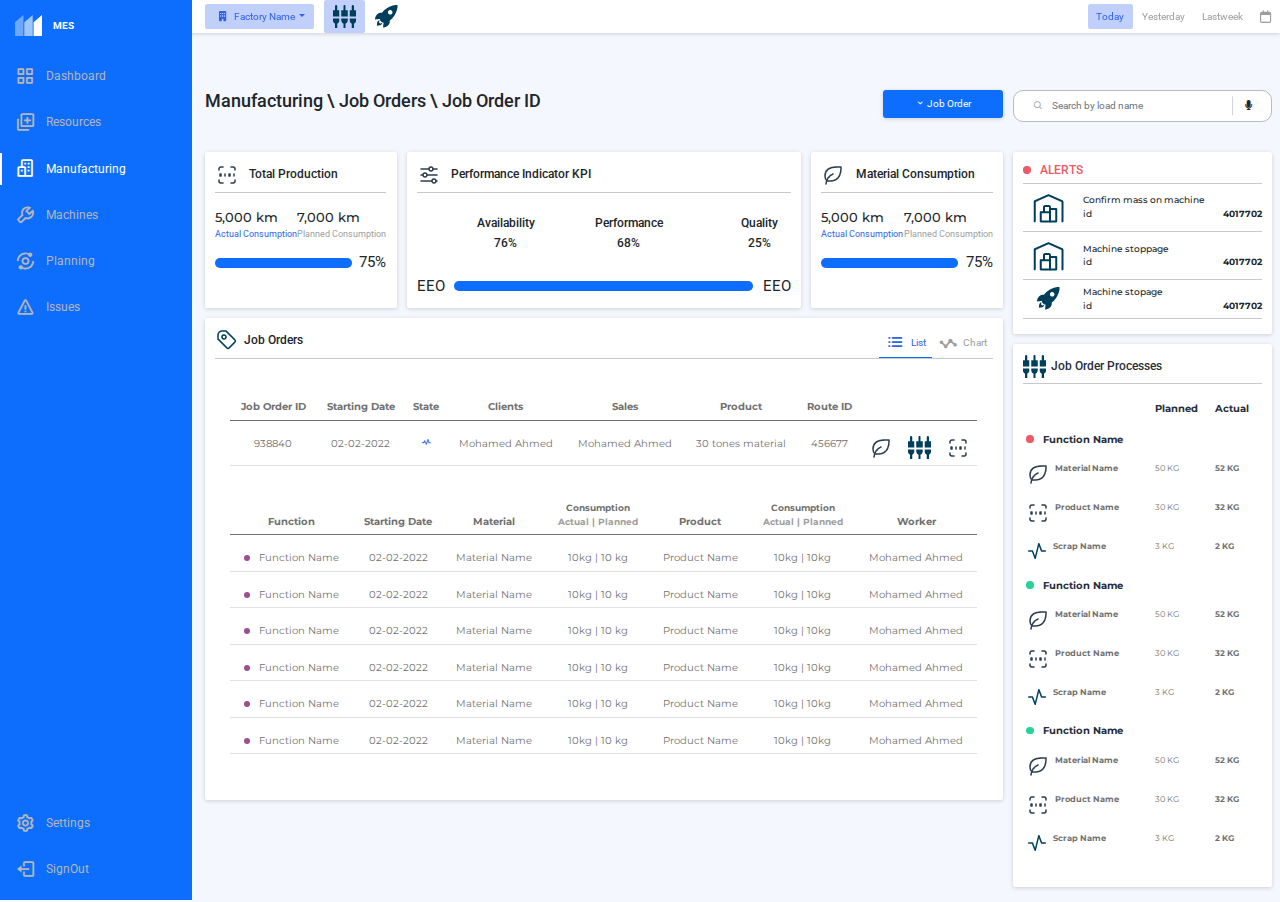
<file: pages/Manufacturing.html>
<!DOCTYPE html>
<html lang="en">
  <head>
    <meta charset="UTF-8" />
    <meta http-equiv="X-UA-Compatible" content="IE=edge" />
    <meta name="viewport" content="width=device-width, initial-scale=1.0" />

    <!-- Google Fonts -->
    <link rel="preconnect" href="https://fonts.googleapis.com" />
    <link rel="preconnect" href="https://fonts.gstatic.com" crossorigin />
    <link
      href="https://fonts.googleapis.com/css2?family=Montserrat:wght@300;400;500;600;700&family=Roboto:wght@500;700&display=swap"
      rel="stylesheet"
    />

    <!-- Bootstrap Grid System -->
    <link rel="stylesheet" href="../css/vendors/bootstrap.css" />

    <link
      rel="stylesheet"
      href="https://cdn.jsdelivr.net/npm/boxicons@latest/css/boxicons.min.css"
    />

    <link
      rel="stylesheet"
      href="https://cdnjs.cloudflare.com/ajax/libs/font-awesome/6.2.0/css/all.min.css"
    />

    <link rel="stylesheet" href="../css/sass/main.css" />
    <title>Manufacturing</title>
  </head>
  <body id="body-pd" class="bg-white-3">
    <!-- Start Header -->
    <header class="header box-shadow bg-white" id="header">
      <!-- Toggle Button -->
      <div class="nav-toggle txt-primary ms-3 mr-4 d-md-none">
        <i class="bx bx-menu" id="nav-toggle"></i>
      </div>

      <div class="d-flex col-md-12">
        <!--  -->
        <div class="d-none d-md-flex align-items-center">
          <button class="btn bg-lightblue txt-blue dropdown-toggle">
            <i class="fa-solid fa-building mx-2"></i> Factory Name
          </button>

          <button class="btn bg-lightblue mx-3">
            <img src="../assets/function.png" alt="" />
          </button>

          <div>
            <img src="../assets/load.png" alt="" />
          </div>
        </div>

        <!--  -->
        <div class="d-flex align-items-center ms-auto">
          <button class="btn bg-lightblue txt-blue">Today</button>
          <button class="btn txt-gray">Yesterday</button>
          <button class="btn txt-gray">Lastweek</button>
          <button class="btn txt-gray fs-5">
            <i class="fa-regular fa-calendar"></i>
          </button>
        </div>
      </div>
    </header>
    <!-- End Header -->

    <!-- Start Navbar -->
    <div class="side-nav bg-primary" id="nav-bar">
      <nav class="nav">
        <div>
          <!-- Nav Logo -->
          <a href="#" class="nav_logo">
            <img src="../assets/navIcon.svg" alt="" />
            <span class="nav_logo-name">MES</span>
          </a>
          <!-- Nav List -->
          <div class="nav_list">
            <a href="./dashboard.html" class="nav_link">
              <i class="bx bx-grid-alt nav_icon"></i>
              <span class="nav_name">Dashboard</span>
            </a>
            <a href="./resources.html" class="nav_link">
              <i class="bx bx-add-to-queue nav_icon"></i>
              <span class="nav_name">Resources</span>
            </a>
            <a href="./Manufacturing.html" class="nav_link active">
              <i class="bx bx-buildings nav_icon"></i>
              <span class="nav_name">Manufacturing</span>
            </a>
            <a href="./machines.html" class="nav_link">
              <i class="bx bx-wrench nav_icon"></i>
              <span class="nav_name">Machines</span>
            </a>
            <a href="./planning.html" class="nav_link">
              <i class="bx bx-analyse nav_icon"></i>
              <span class="nav_name">Planning</span>
            </a>
            <a href="./issues.html" class="nav_link">
              <i class="bx bx-error nav_icon"></i>
              <span class="nav_name">Issues</span>
            </a>
          </div>
        </div>

        <!-- Sign out -->
        <div>
          <a href="#" class="nav_link">
            <i class="bx bx-cog nav_icon"></i>
            <span class="nav_name">Settings</span>
          </a>
          <a href="../index.html" class="nav_link">
            <i class="bx bx-log-out nav_icon"></i>
            <span class="nav_name">SignOut</span>
          </a>
        </div>
      </nav>
    </div>
    <!-- End Nav bar -->

    <div class="container-fluid" id="content">
      <!-- START CONTENT -->
      <div class="row g-3">
        <!-- Title -->
        <div class="col-9 col-md-6">
          <h3 class="mb-5">Manufacturing \ Job Orders \ Job Order ID</h3>
        </div>

        <!-- Add New Button -->
        <div class="col-3 d-flex justify-content-end align-items-baseline">
          <button class="btn btn-primary px-md-5 py-2 box-shadow rounded-2">
            <i class="bx bx-chevron-down"></i> Job Order
          </button>
        </div>

        <!-- Search Form -->
        <div class="col-3 d-none d-md-block">
          <div class="form search-form">
            <i class="bx bx-search"></i>
            <input
              type="text"
              class="form-control form-input search-form-input"
              placeholder="Search by load name"
            />
            <span class="left-pan"><i class="fa fa-microphone"></i></span>
          </div>
        </div>

        <div class="col-12 col-md-9">
          <div class="row g-3 flex-column flex-md-row mb-3">
            <!-- Start Total Material Consumption -->
            <div class="col-12 col-md-3 col-xxl-3">
              <div class="box-shadow rounded-2 bg-white p-3 h-100">
                <!--  -->
                <h6 class="d-flex align-items-center">
                  <img src="../assets/product.png" class="mr-3" /> Total
                  Production
                </h6>
                <!--  -->
                <hr class="mb-4" />
                <div class="d-flex justify-content-between">
                  <div>
                    <p class="mb-0 fs-5 fm-montserrat fw-medium">5,000 km</p>
                    <p class="txt-blue">Actual Consumption</p>
                  </div>
                  <div>
                    <p class="mb-0 fs-5 fm-montserrat fw-medium">7,000 km</p>
                    <p class="txt-gray">Planned Consumption</p>
                  </div>
                </div>
                <!--  -->
                <div class="d-flex align-items-center justify-content-between">
                  <!-- <div class="progress w-75 me-2" style="height: 10px">
                    <div class="progress-bar w-75"></div>
                  </div> -->

                  <div class="progress-inline">
                    <div class="value"></div>
                  </div>
                  <p class="fs-4 mb-0">75%</p>
                </div>
              </div>
            </div>
            <!-- End Total Material Consumption -->

            <!-- Start Performance Indicator KPI -->
            <div class="col-12 col-md-6">
              <div class="box-shadow rounded-2 bg-white p-3 h-100">
                <!--  -->
                <h6 class="d-flex align-items-center">
                  <img src="../assets/performance.png" class="mr-3" />
                  Performance Indicator KPI
                </h6>

                <!--  -->
                <hr class="mb-4" />
                <!-- Circle Progress Bars -->
                <div
                  class="row g-3 row-cols-3 justify-content-between text-center"
                >
                  <!-- Availability -->
                  <div
                    class="d-flex flex-md-column flex-xl-row justify-content-center align-items-center"
                  >
                    <div class="circle-progress circle-2 blue my-3">
                      <span class="progress-left progress-76">
                        <span class="progress-bar"></span>
                      </span>
                      <span class="progress-right progress-76">
                        <span class="progress-bar"></span>
                      </span>
                    </div>
                    <div>
                      <h6>Availability</h6>
                      <h6>76%</h6>
                    </div>
                  </div>
                  <!-- Performance -->
                  <div
                    class="d-flex flex-md-column flex-xl-row justify-content-center align-items-center"
                  >
                    <div class="circle-progress circle-2 blue my-3">
                      <span class="progress-left progress-68">
                        <span class="progress-bar"></span>
                      </span>
                      <span class="progress-right progress-68">
                        <span class="progress-bar"></span>
                      </span>
                    </div>
                    <div>
                      <h6>Performance</h6>
                      <h6>68%</h6>
                    </div>
                  </div>
                  <!-- Quality -->
                  <div
                    class="d-flex flex-md-column flex-xl-row justify-content-center align-items-center"
                  >
                    <div class="circle-progress circle-2 blue m-3">
                      <!-- <span class="progress-left progress-76">
                        <span class="progress-bar"></span>
                      </span> -->
                      <span class="progress-right progress-25">
                        <span class="progress-bar"></span>
                      </span>
                    </div>
                    <div>
                      <h6>Quality</h6>
                      <h6>25%</h6>
                    </div>
                  </div>

                  <div
                    class="col-12 d-flex align-items-center justify-content-between"
                  >
                    <p class="fs-4 mb-0">EEO</p>
                    <div class="progress-inline">
                      <div class="value"></div>
                    </div>
                    <p class="fs-4 mb-0">EEO</p>
                  </div>
                </div>

                <!-- END -->
              </div>
            </div>
            <!-- End Performance Indicator KPI -->

            <!-- Start Material Consumption -->
            <div class="col-12 col-md-3 col-xxl-3">
              <div class="box-shadow rounded-2 bg-white p-3 h-100">
                <!--  -->
                <h6 class="d-flex align-items-center">
                  <img src="../assets/material.png" class="mr-3" /> Material
                  Consumption
                </h6>
                <!--  -->
                <hr class="mb-4" />
                <div class="d-flex justify-content-between">
                  <div>
                    <p class="mb-0 fs-5 fm-montserrat fw-medium">5,000 km</p>
                    <p class="txt-blue">Actual Consumption</p>
                  </div>
                  <div>
                    <p class="mb-0 fs-5 fm-montserrat fw-medium">7,000 km</p>
                    <p class="txt-gray">Planned Consumption</p>
                  </div>
                </div>
                <!--  -->
                <div class="d-flex align-items-center justify-content-between">
                  <div class="progress-inline">
                    <div class="value"></div>
                  </div>
                  <p class="fs-4 mb-0">75%</p>
                </div>
              </div>
            </div>
            <!-- End Material Consumption -->
          </div>

          <!-- Start Job Orders -->
          <div class="box-shadow rounded-2 bg-white p-3 mb-3">
            <!-- Start Header -->
            <div class="d-flex mb-0 pb-0">
              <h6 class="d-flex align-items-center">
                <img src="../assets/jobOrder.png" class="mr-2" />Job Orders
              </h6>

              <!-- Buttons -->
              <div class="d-flex ms-auto">
                <!-- Material List Button -->
                <button
                  class="bg-white border-0 border-bottom border-primary txt-blue d-flex align-items-center"
                >
                  <i class="bx bx-list-ul fs-2 mr-2"></i>List
                </button>
                <!-- Material Profile Button -->
                <button
                  class="bg-white border-0 txt-gray d-flex align-items-center"
                >
                  <i class="bx bx-stats fs-2 mr-2"></i>Chart
                </button>
              </div>
            </div>
            <hr class="mt-0 pt-0" />
            <!-- End Header -->

            <!-- Start Job Orders -->
            <div class="p-4 mt-3">
              <!-- Search Bar -->

              <table class="table">
                <thead>
                  <tr>
                    <th scope="col">Job Order ID</th>
                    <th scope="col">Starting Date</th>
                    <th scope="col">State</th>
                    <th scope="col">Clients</th>
                    <th scope="col">Sales</th>
                    <th scope="col">Product</th>
                    <th scope="col">Route ID</th>
                    <th scope="col"></th>
                    <th scope="col"></th>
                    <th scope="col"></th>
                  </tr>
                </thead>
                <tbody>
                  <tr>
                    <td>938840</td>
                    <td>02-02-2022</td>
                    <td><i class="bx bx-pulse txt-primary"></i></td>
                    <td>Mohamed Ahmed</td>
                    <td>Mohamed Ahmed</td>
                    <td>30 tones material</td>
                    <td>456677</td>
                    <td><img src="../assets/material.png" alt="" /></td>
                    <td><img src="../assets/function.png" alt="" /></td>
                    <td><img src="../assets/product.png" alt="" /></td>
                  </tr>
                </tbody>
              </table>

              <table class="table">
                <thead>
                  <tr>
                    <th scope="col">Function</th>
                    <th scope="col">Starting Date</th>
                    <th scope="col">Material</th>
                    <th scope="col">
                      <p class="mb-0">Consumption</p>
                      <p class="mb-0 txt-gray">Actual | Planned</p>
                    </th>
                    <th scope="col">Product</th>
                    <th scope="col">
                      <p class="mb-0">Consumption</p>
                      <p class="mb-0 txt-gray">Actual | Planned</p>
                    </th>
                    <th scope="col">Worker</th>
                  </tr>
                </thead>
                <tbody>
                  <tr>
                    <td><i class="dot bg-tapestry"></i> Function Name</td>
                    <td>02-02-2022</td>
                    <td>Material Name</td>
                    <td>10kg | 10 kg</td>
                    <td>Product Name</td>
                    <td>10kg | 10kg</td>
                    <td>Mohamed Ahmed</td>
                  </tr>
                  <tr>
                    <td><i class="dot bg-tapestry"></i> Function Name</td>
                    <td>02-02-2022</td>
                    <td>Material Name</td>
                    <td>10kg | 10 kg</td>
                    <td>Product Name</td>
                    <td>10kg | 10kg</td>
                    <td>Mohamed Ahmed</td>
                  </tr>
                  <tr>
                    <td><i class="dot bg-tapestry"></i> Function Name</td>
                    <td>02-02-2022</td>
                    <td>Material Name</td>
                    <td>10kg | 10 kg</td>
                    <td>Product Name</td>
                    <td>10kg | 10kg</td>
                    <td>Mohamed Ahmed</td>
                  </tr>
                  <tr>
                    <td><i class="dot bg-tapestry"></i> Function Name</td>
                    <td>02-02-2022</td>
                    <td>Material Name</td>
                    <td>10kg | 10 kg</td>
                    <td>Product Name</td>
                    <td>10kg | 10kg</td>
                    <td>Mohamed Ahmed</td>
                  </tr>
                  <tr>
                    <td><i class="dot bg-tapestry"></i> Function Name</td>
                    <td>02-02-2022</td>
                    <td>Material Name</td>
                    <td>10kg | 10 kg</td>
                    <td>Product Name</td>
                    <td>10kg | 10kg</td>
                    <td>Mohamed Ahmed</td>
                  </tr>
                  <tr>
                    <td><i class="dot bg-tapestry"></i> Function Name</td>
                    <td>02-02-2022</td>
                    <td>Material Name</td>
                    <td>10kg | 10 kg</td>
                    <td>Product Name</td>
                    <td>10kg | 10kg</td>
                    <td>Mohamed Ahmed</td>
                  </tr>
                </tbody>
              </table>
            </div>
            <!-- End Job Orders -->
          </div>
          <!-- End Job Orders -->
        </div>

        <!-- Alerts | Top 5 -->
        <div class="col-12 col-md-3">
          <div class="row m-0">
            <!-- Start Alerts -->
            <div class="col-12 mb-3 box-shadow rounded-2 bg-white p-3">
              <h6 class="txt-alert">
                <div class="dot bg-alert"></div>
                ALERTS
              </h6>
              <hr />
              <!-- alert -->
              <div class="d-flex align-items-center fm-montserrat fw-medium">
                <div class="col-3 text-center">
                  <img src="../assets/resources.png" class="mr-3" />
                </div>
                <div class="col-9">
                  <p class="mb-0">Confirm mass on machine</p>
                  <div class="d-flex justify-content-between">
                    <p class="mb-0">id</p>
                    <p class="mb-0 fw-bold">4017702</p>
                  </div>
                </div>
              </div>
              <hr />
              <!-- alert -->
              <div class="d-flex align-items-center fm-montserrat fw-medium">
                <div class="col-3 text-center">
                  <img src="../assets/resources.png" class="mr-3" />
                </div>
                <div class="col-9">
                  <p class="mb-0">Machine stoppage</p>
                  <div class="d-flex justify-content-between">
                    <p class="mb-0">id</p>
                    <p class="mb-0 fw-bold">4017702</p>
                  </div>
                </div>
              </div>
              <hr />
              <!-- alert -->
              <div class="d-flex align-items-center fm-montserrat fw-medium">
                <div class="col-3 text-center">
                  <img src="../assets/load.png" class="mr-3" />
                </div>
                <div class="col-9">
                  <p class="mb-0">Machine stopage</p>
                  <div class="d-flex justify-content-between">
                    <p class="mb-0">id</p>
                    <p class="mb-0 fw-bold">4017702</p>
                  </div>
                </div>
              </div>
              <hr />
            </div>
            <!-- End Alerts -->

            <!-- Start Job Order  -->
            <div class="col-12 mb-4 box-shadow rounded-2 bg-white p-3">
              <h6 class="d-flex align-items-center txt-dark">
                <img src="../assets/function.png" class="mr-2" /> Job Order
                Processes
              </h6>

              <hr />

              <div class="row">
                <table class="table table-sm table-borderless text-start">
                  <thead>
                    <tr class="txt-dark">
                      <th scope="col"></th>
                      <th scope="col">Planned</th>
                      <th scope="col">Actual</th>
                    </tr>
                  </thead>
                  <tbody>
                    <!-- Group 1 -->
                    <tr>
                      <td class="fw-bolder txt-dark">
                        <i class="dot bg-alert fs-5"></i> Function Name
                      </td>
                      <td></td>
                      <td></td>
                    </tr>
                    <tr class="fs-small-2">
                      <td class="d-flex fw-bold">
                        <img class="mr-2" src="../assets/material.png" />
                        Material Name
                      </td>
                      <td>50 KG</td>
                      <td class="fw-bold">52 KG</td>
                    </tr>
                    <tr class="fs-small-2">
                      <td class="d-flex fw-bold">
                        <img class="mr-2" src="../assets/product.png" /> Product
                        Name
                      </td>
                      <td>30 KG</td>
                      <td class="fw-bold">32 KG</td>
                    </tr>
                    <tr class="fs-small-2">
                      <td class="d-flex fw-bold">
                        <img class="mr-2" src="../assets/activity.png" /> Scrap
                        Name
                      </td>
                      <td>3 KG</td>
                      <td class="fw-bold">2 KG</td>
                    </tr>

                    <!-- Group 2 -->
                    <tr>
                      <td class="fw-bolder txt-dark">
                        <i class="dot bg-shamrock fs-5"></i> Function Name
                      </td>
                      <td></td>
                      <td></td>
                    </tr>
                    <tr class="fs-small-2">
                      <td class="d-flex fw-bold">
                        <img class="mr-2" src="../assets/material.png" />
                        Material Name
                      </td>
                      <td>50 KG</td>
                      <td class="fw-bold">52 KG</td>
                    </tr>
                    <tr class="fs-small-2">
                      <td class="d-flex fw-bold">
                        <img class="mr-2" src="../assets/product.png" /> Product
                        Name
                      </td>
                      <td>30 KG</td>
                      <td class="fw-bold">32 KG</td>
                    </tr>
                    <tr class="fs-small-2">
                      <td class="d-flex fw-bold">
                        <img class="mr-2" src="../assets/activity.png" /> Scrap
                        Name
                      </td>
                      <td>3 KG</td>
                      <td class="fw-bold">2 KG</td>
                    </tr>
                    <!-- End Group -->

                    <!-- Group 3 -->
                    <tr>
                      <td class="fw-bolder txt-dark">
                        <i class="dot bg-shamrock fs-5"></i> Function Name
                      </td>
                      <td></td>
                      <td></td>
                    </tr>
                    <tr class="fs-small-2">
                      <td class="d-flex fw-bold">
                        <img class="mr-2" src="../assets/material.png" />
                        Material Name
                      </td>
                      <td>50 KG</td>
                      <td class="fw-bold">52 KG</td>
                    </tr>
                    <tr class="fs-small-2">
                      <td class="d-flex fw-bold">
                        <img class="mr-2" src="../assets/product.png" /> Product
                        Name
                      </td>
                      <td>30 KG</td>
                      <td class="fw-bold">32 KG</td>
                    </tr>
                    <tr class="fs-small-2">
                      <td class="d-flex fw-bold">
                        <img class="mr-2" src="../assets/activity.png" /> Scrap
                        Name
                      </td>
                      <td>3 KG</td>
                      <td class="fw-bold">2 KG</td>
                    </tr>
                    <!-- End Group -->
                  </tbody>
                </table>
              </div>
            </div>
            <!-- End Job Order  -->
          </div>
        </div>
      </div>
      <!-- END CONTENT -->
    </div>

    <script src="../js/vendors/bootstrap.js"></script>
    <script src="https://cdnjs.cloudflare.com/ajax/libs/jquery/3.2.1/jquery.min.js"></script>
    <script src="../js/script.js"></script>
  </body>
</html>
</file>
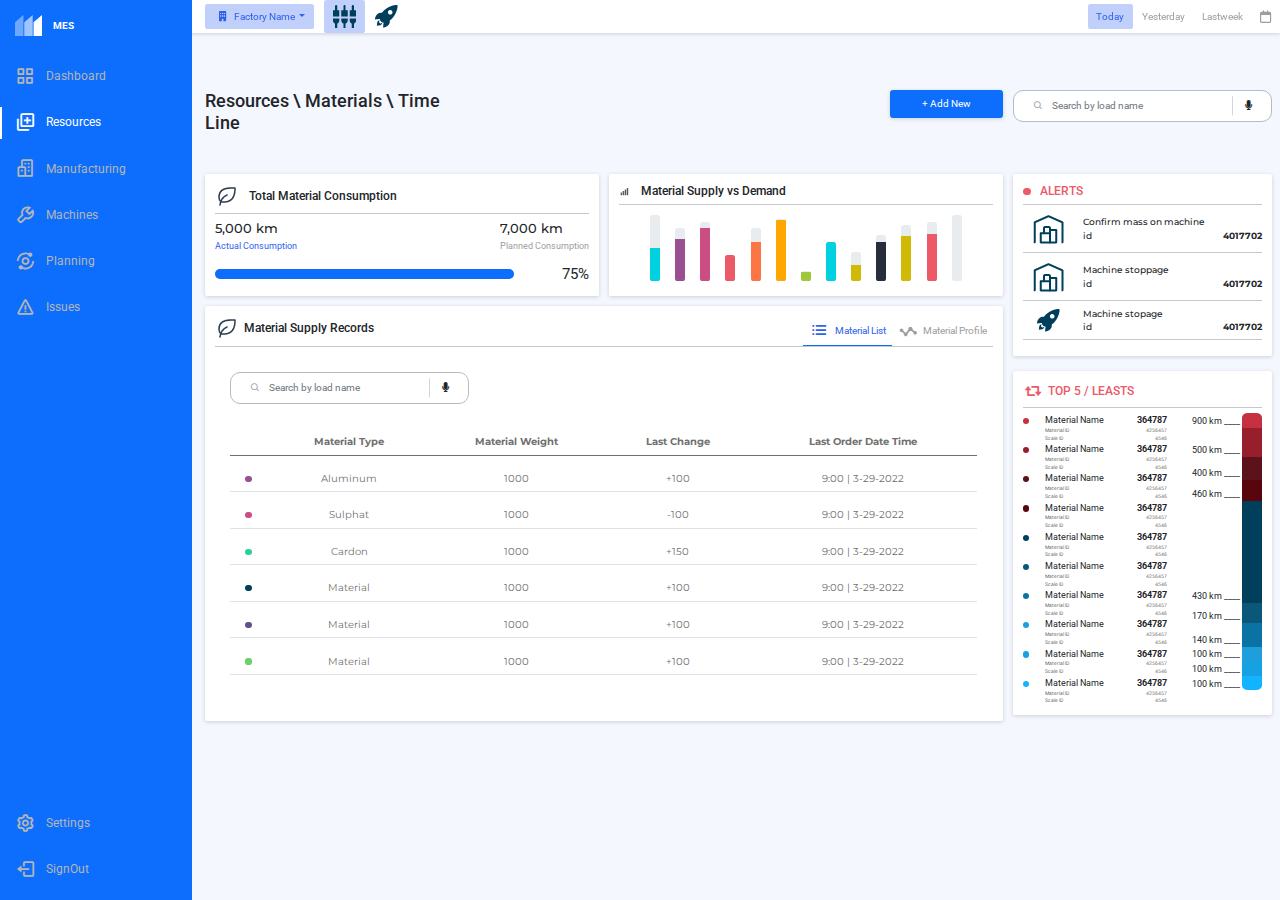
<file: pages/resources.html>
<!DOCTYPE html>
<html lang="en">
  <head>
    <meta charset="UTF-8" />
    <meta http-equiv="X-UA-Compatible" content="IE=edge" />
    <meta name="viewport" content="width=device-width, initial-scale=1.0" />

    <!-- Google Fonts -->
    <link rel="preconnect" href="https://fonts.googleapis.com" />
    <link rel="preconnect" href="https://fonts.gstatic.com" crossorigin />
    <link
      href="https://fonts.googleapis.com/css2?family=Montserrat:wght@300;400;500;600;700&family=Roboto:wght@500;700&display=swap"
      rel="stylesheet"
    />

    <!-- Bootstrap Grid System -->
    <link rel="stylesheet" href="../css/vendors/bootstrap.css" />

    <link
      rel="stylesheet"
      href="https://cdn.jsdelivr.net/npm/boxicons@latest/css/boxicons.min.css"
    />

    <link
      rel="stylesheet"
      href="https://cdnjs.cloudflare.com/ajax/libs/font-awesome/6.2.0/css/all.min.css"
    />

    <link rel="stylesheet" href="../css/sass/main.css" />
    <title>Resources</title>
  </head>
  <body id="body-pd" class="bg-white-3">
    <!-- Start Header -->
    <header class="header box-shadow bg-white" id="header">
      <!-- Toggle Button -->
      <div class="nav-toggle txt-primary ms-3 mr-4 d-md-none">
        <i class="bx bx-menu" id="nav-toggle"></i>
      </div>

      <div class="d-flex col-md-12">
        <!--  -->
        <div class="d-none d-md-flex align-items-center">
          <button class="btn bg-lightblue txt-blue dropdown-toggle">
            <i class="fa-solid fa-building mx-2"></i> Factory Name
          </button>

          <button class="btn bg-lightblue mx-3">
            <img src="../assets/function.png" alt="" />
          </button>

          <div>
            <img src="../assets/load.png" alt="" />
          </div>
        </div>

        <!--  -->
        <div class="d-flex align-items-center ms-auto">
          <button class="btn bg-lightblue txt-blue">Today</button>
          <button class="btn txt-gray">Yesterday</button>
          <button class="btn txt-gray">Lastweek</button>
          <button class="btn txt-gray fs-5">
            <i class="fa-regular fa-calendar"></i>
          </button>
        </div>
      </div>
    </header>
    <!-- End Header -->

    <!-- Start Navbar -->
    <div class="side-nav bg-primary" id="nav-bar">
      <nav class="nav">
        <div>
          <!-- Nav Logo -->
          <a href="#" class="nav_logo">
            <img src="../assets/navIcon.svg" alt="" />
            <span class="nav_logo-name">MES</span>
          </a>
          <!-- Nav List -->
          <div class="nav_list">
            <a href="./dashboard.html" class="nav_link">
              <i class="bx bx-grid-alt nav_icon"></i>
              <span class="nav_name">Dashboard</span>
            </a>
            <a href="./resources.html" class="nav_link active">
              <i class="bx bx-add-to-queue nav_icon"></i>
              <span class="nav_name">Resources</span>
            </a>
            <a href="./Manufacturing.html" class="nav_link">
              <i class="bx bx-buildings nav_icon"></i>
              <span class="nav_name">Manufacturing</span>
            </a>
            <a href="./machines.html" class="nav_link">
              <i class="bx bx-wrench nav_icon"></i>
              <span class="nav_name">Machines</span>
            </a>
            <a href="./planning.html" class="nav_link">
              <i class="bx bx-analyse nav_icon"></i>
              <span class="nav_name">Planning</span>
            </a>
            <a href="./issues.html" class="nav_link">
              <i class="bx bx-error nav_icon"></i>
              <span class="nav_name">Issues</span>
            </a>
          </div>
        </div>

        <!-- Sign out -->
        <div>
          <a href="#" class="nav_link">
            <i class="bx bx-cog nav_icon"></i>
            <span class="nav_name">Settings</span>
          </a>
          <a href="../index.html" class="nav_link">
            <i class="bx bx-log-out nav_icon"></i>
            <span class="nav_name">SignOut</span>
          </a>
        </div>
      </nav>
    </div>
    <!-- End Nav bar -->

    <div class="container-fluid" id="content">
      <!-- START CONTENT -->
      <div class="row g-3">
        <!-- Title -->
        <div class="col-8 col-md-3">
          <h3 class="mb-5">Resources \ Materials \ Time Line</h3>
        </div>

        <!-- Add New Button -->
        <div
          class="col-4 col-md-6 d-flex justify-content-end align-items-baseline"
        >
          <button class="btn btn-primary px-5 py-2 box-shadow rounded-2">
            + Add New
          </button>
        </div>

        <!-- Search Form -->
        <div class="col-3">
          <div class="d-none d-md-block form search-form">
            <i class="bx bx-search"></i>
            <input
              type="text"
              class="form-control form-input search-form-input"
              placeholder="Search by load name"
            />
            <span class="left-pan"><i class="fa fa-microphone"></i></span>
          </div>
        </div>

        <div class="col-12 col-md-9">
          <div class="row g-3 flex-column flex-md-row mb-3">
            <!-- Start Total Material Consumption -->
            <div class="col-12 col-md-6 col-xxl-5">
              <div class="box-shadow rounded-2 bg-white p-3 h-100">
                <!--  -->
                <h6 class="d-flex align-items-center">
                  <img src="../assets/material.png" class="mr-3" /> Total
                  Material Consumption
                </h6>
                <!--  -->
                <hr />
                <div class="d-flex justify-content-between">
                  <div>
                    <p class="mb-0 fs-5 fm-montserrat fw-medium">5,000 km</p>
                    <p class="txt-blue">Actual Consumption</p>
                  </div>
                  <div>
                    <p class="mb-0 fs-5 fm-montserrat fw-medium">7,000 km</p>
                    <p class="txt-gray">Planned Consumption</p>
                  </div>
                </div>
                <!--  -->
                <div class="d-flex align-items-center justify-content-between">
                  <!-- <div class="progress w-75 me-2" style="height: 10px">
                    <div class="progress-bar w-75"></div>
                  </div> -->

                  <div class="progress-inline">
                    <div class="value"></div>
                  </div>
                  <p class="fs-4 mb-0">75%</p>
                </div>
              </div>
            </div>
            <!-- End Total Material Consumption -->

            <!-- Start Material Supply -->
            <div class="d-none d-md-block col-md-6 col-xxl-7">
              <div class="box-shadow rounded-2 bg-white p-3 h-100">
                <!--  -->
                <h6 class="d-flex align-items-center">
                  <i class="bx bx-signal-4 mr-3"></i>
                  Material Supply vs Demand
                </h6>

                <!--  -->
                <hr />
                <!-- Circle Progress Bars -->
                <div
                  class="d-flex justify-content-between align-items-baseline h-75 px-5 py-2"
                >
                  <div
                    class="progress progress-bar-vertical"
                    style="height: 100%"
                  >
                    <div
                      class="progress-bar bg-egg-blue"
                      role="progressbar"
                      style="height: 50%"
                    ></div>
                  </div>
                  <div
                    class="progress progress-bar-vertical"
                    style="height: 80%"
                  >
                    <div
                      class="progress-bar bg-tapestry"
                      role="progressbar"
                      style="height: 80%"
                    ></div>
                  </div>
                  <div
                    class="progress progress-bar-vertical"
                    style="height: 90%"
                  >
                    <div
                      class="progress-bar bg-mulberry"
                      role="progressbar"
                      style="height: 90%"
                    ></div>
                  </div>
                  <div
                    class="progress progress-bar-vertical"
                    style="height: 40%"
                  >
                    <div
                      class="progress-bar bg-mandy"
                      role="progressbar"
                      style="height: 98%"
                    ></div>
                  </div>
                  <div
                    class="progress progress-bar-vertical"
                    style="height: 80%"
                  >
                    <div
                      class="progress-bar bg-crusta"
                      role="progressbar"
                      style="height: 75%"
                    ></div>
                  </div>
                  <div
                    class="progress progress-bar-vertical"
                    style="height: 95%"
                  >
                    <div
                      class="progress-bar bg-web-orange"
                      role="progressbar"
                      style="height: 98%"
                    ></div>
                  </div>
                  <div
                    class="progress progress-bar-vertical"
                    style="height: 15%"
                  >
                    <div
                      class="progress-bar bg-atlantis"
                      role="progressbar"
                      style="height: 90%"
                    ></div>
                  </div>
                  <div
                    class="progress progress-bar-vertical"
                    style="height: 60%"
                  >
                    <div
                      class="progress-bar bg-egg-blue"
                      role="progressbar"
                      style="height: 100%"
                    ></div>
                  </div>
                  <div
                    class="progress progress-bar-vertical"
                    style="height: 45%"
                  >
                    <div
                      class="progress-bar bg-corn"
                      role="progressbar"
                      style="height: 56%"
                    ></div>
                  </div>
                  <div
                    class="progress progress-bar-vertical"
                    style="height: 70%"
                  >
                    <div
                      class="progress-bar bg-ebony-clay"
                      role="progressbar"
                      style="height: 85%"
                    ></div>
                  </div>
                  <div
                    class="progress progress-bar-vertical"
                    style="height: 85%"
                  >
                    <div
                      class="progress-bar bg-corn"
                      role="progressbar"
                      style="height: 80%"
                    ></div>
                  </div>
                  <div
                    class="progress progress-bar-vertical"
                    style="height: 90%"
                  >
                    <div
                      class="progress-bar bg-alert"
                      role="progressbar"
                      style="height: 80%"
                    ></div>
                  </div>
                  <div
                    class="progress progress-bar-vertical"
                    style="height: 100%"
                  >
                    <div
                      class="progress-bar bg-submarine"
                      role="progressbar"
                      style="height: 0%"
                    ></div>
                  </div>
                </div>

                <!-- END -->
              </div>
            </div>
            <!-- End Performance Indicator KPI -->
          </div>

          <!-- Start Material Supply Records -->
          <div class="box-shadow rounded-2 bg-white p-3 mb-3">
            <!-- Start Header -->
            <div class="d-flex mb-0 pb-0">
              <h6 class="d-flex align-items-center">
                <img src="../assets/material.png" class="mr-2" />Material Supply
                Records
              </h6>

              <!-- Buttons -->
              <div class="d-flex ms-auto">
                <!-- Material List Button -->
                <button
                  class="bg-white border-0 border-bottom border-primary txt-blue d-flex align-items-center"
                >
                  <i class="bx bx-list-ul fs-2 mr-2"></i>Material List
                </button>
                <!-- Material Profile Button -->
                <button
                  class="bg-white border-0 txt-gray d-flex align-items-center"
                >
                  <i class="bx bx-stats fs-2 mr-2"></i>Material Profile
                </button>
              </div>
            </div>
            <hr class="mt-0 pt-0" />
            <!-- End Header -->

            <!-- Start Activities -->
            <div class="p-4 mt-3">
              <!-- Search Bar -->
              <div class="row mb-4">
                <div class="col-md-4">
                  <div class="form search-form">
                    <i class="bx bx-search"></i>
                    <input
                      type="text"
                      class="form-control form-input search-form-input"
                      placeholder="Search by load name"
                    />
                    <span class="left-pan"
                      ><i class="fa fa-microphone"></i
                    ></span>
                  </div>
                </div>
              </div>

              <table class="table">
                <thead>
                  <tr>
                    <th scope="col"></th>
                    <th scope="col">Material Type</th>
                    <th scope="col">Material Weight</th>
                    <th scope="col">Last Change</th>
                    <th scope="col">Last Order Date Time</th>
                  </tr>
                </thead>
                <tbody>
                  <tr>
                    <th scope="row"><div class="dot bg-tapestry"></div></th>
                    <td>Aluminum</td>
                    <td>1000</td>
                    <td>+100</td>
                    <td>9:00 | 3-29-2022</td>
                  </tr>
                  <tr>
                    <th scope="row"><div class="dot bg-mulberry"></div></th>
                    <td>Sulphat</td>
                    <td>1000</td>
                    <td>-100</td>
                    <td>9:00 | 3-29-2022</td>
                  </tr>
                  <tr>
                    <th scope="row"><div class="dot bg-shamrock"></div></th>
                    <td>Cardon</td>
                    <td>1000</td>
                    <td>+150</td>
                    <td>9:00 | 3-29-2022</td>
                  </tr>
                  <tr>
                    <th scope="row">
                      <div class="dot bg-astronaut-blue"></div>
                    </th>
                    <td>Material</td>
                    <td>1000</td>
                    <td>+100</td>
                    <td>9:00 | 3-29-2022</td>
                  </tr>
                  <tr>
                    <th scope="row">
                      <div class="dot bg-butterfly-bush"></div>
                    </th>
                    <td>Material</td>
                    <td>1000</td>
                    <td>+100</td>
                    <td>9:00 | 3-29-2022</td>
                  </tr>
                  <tr>
                    <th scope="row"><div class="dot bg-mantis"></div></th>
                    <td>Material</td>
                    <td>1000</td>
                    <td>+100</td>
                    <td>9:00 | 3-29-2022</td>
                  </tr>
                </tbody>
              </table>
            </div>
            <!-- End Activities -->
          </div>
          <!-- End Material Supply Records -->
        </div>

        <!-- Alerts | Top 5 -->
        <div class="col-12 col-md-3">
          <div class="row m-0">
            <!-- Start Alerts -->
            <div class="col-12 mb-4 box-shadow rounded-2 bg-white p-3">
              <h6 class="txt-alert">
                <div class="dot bg-alert"></div>
                ALERTS
              </h6>
              <hr />
              <!-- alert -->
              <div class="d-flex align-items-center fm-montserrat fw-medium">
                <div class="col-3 text-center">
                  <img src="../assets/resources.png" class="mr-3" />
                </div>
                <div class="col-9">
                  <p class="mb-0">Confirm mass on machine</p>
                  <div class="d-flex justify-content-between">
                    <p class="mb-0">id</p>
                    <p class="mb-0 fw-bold">4017702</p>
                  </div>
                </div>
              </div>
              <hr />
              <!-- alert -->
              <div class="d-flex align-items-center fm-montserrat fw-medium">
                <div class="col-3 text-center">
                  <img src="../assets/resources.png" class="mr-3" />
                </div>
                <div class="col-9">
                  <p class="mb-0">Machine stoppage</p>
                  <div class="d-flex justify-content-between">
                    <p class="mb-0">id</p>
                    <p class="mb-0 fw-bold">4017702</p>
                  </div>
                </div>
              </div>
              <hr />
              <!-- alert -->
              <div class="d-flex align-items-center fm-montserrat fw-medium">
                <div class="col-3 text-center">
                  <img src="../assets/load.png" class="mr-3" />
                </div>
                <div class="col-9">
                  <p class="mb-0">Machine stopage</p>
                  <div class="d-flex justify-content-between">
                    <p class="mb-0">id</p>
                    <p class="mb-0 fw-bold">4017702</p>
                  </div>
                </div>
              </div>
              <hr />
            </div>
            <!-- End Alerts -->

            <!-- Start Top 5 / Leasts -->
            <div class="col-12 mb-4 box-shadow rounded-2 bg-white p-3">
              <h6 class="txt-alert d-flex align-items-center">
                <i class="bx bx-repost fs-2 mr-2"></i> TOP 5 / LEASTS
              </h6>

              <hr />

              <div class="row">
                <!-- Material Names -->
                <div class="col-7">
                  <!-- Material Name -->
                  <div class="d-flex justify-content-between">
                    <div class="col-2">
                      <div class="dot bg-1"></div>
                    </div>
                    <div class="col-11">
                      <div class="d-flex justify-content-between mb-0">
                        <p class="m-0">Material Name</p>
                        <p class="fw-bold m-0">364787</p>
                      </div>
                      <div class="small-id">
                        <span>Material ID</span>
                        <span>4256457</span>
                      </div>
                      <div class="small-id">
                        <span>Scale ID</span>
                        <span>4546</span>
                      </div>
                    </div>
                  </div>
                  <!-- Material Name -->
                  <div class="d-flex justify-content-between">
                    <div class="col-2">
                      <div class="dot bg-2"></div>
                    </div>
                    <div class="col-11">
                      <div class="d-flex justify-content-between mb-0">
                        <p class="m-0">Material Name</p>
                        <p class="fw-bold m-0">364787</p>
                      </div>
                      <div class="small-id">
                        <span>Material ID</span>
                        <span>4256457</span>
                      </div>
                      <div class="small-id">
                        <span>Scale ID</span>
                        <span>4546</span>
                      </div>
                    </div>
                  </div>
                  <!-- Material Name -->
                  <div class="d-flex justify-content-between">
                    <div class="col-2">
                      <div class="dot bg-3"></div>
                    </div>
                    <div class="col-11">
                      <div class="d-flex justify-content-between mb-0">
                        <p class="m-0">Material Name</p>
                        <p class="fw-bold m-0">364787</p>
                      </div>
                      <div class="small-id">
                        <span>Material ID</span>
                        <span>4256457</span>
                      </div>
                      <div class="small-id">
                        <span>Scale ID</span>
                        <span>4546</span>
                      </div>
                    </div>
                  </div>
                  <!-- Material Name -->
                  <div class="d-flex justify-content-between">
                    <div class="col-2">
                      <div class="dot bg-4"></div>
                    </div>
                    <div class="col-11">
                      <div class="d-flex justify-content-between mb-0">
                        <p class="m-0">Material Name</p>
                        <p class="fw-bold m-0">364787</p>
                      </div>
                      <div class="small-id">
                        <span>Material ID</span>
                        <span>4256457</span>
                      </div>
                      <div class="small-id">
                        <span>Scale ID</span>
                        <span>4546</span>
                      </div>
                    </div>
                  </div>
                  <!-- Material Name -->
                  <div class="d-flex justify-content-between">
                    <div class="col-2">
                      <div class="dot bg-5"></div>
                    </div>
                    <div class="col-11">
                      <div class="d-flex justify-content-between mb-0">
                        <p class="m-0">Material Name</p>
                        <p class="fw-bold m-0">364787</p>
                      </div>
                      <div class="small-id">
                        <span>Material ID</span>
                        <span>4256457</span>
                      </div>
                      <div class="small-id">
                        <span>Scale ID</span>
                        <span>4546</span>
                      </div>
                    </div>
                  </div>
                  <!-- Material Name -->
                  <div class="d-flex justify-content-between">
                    <div class="col-2">
                      <div class="dot bg-6"></div>
                    </div>
                    <div class="col-11">
                      <div class="d-flex justify-content-between mb-0">
                        <p class="m-0">Material Name</p>
                        <p class="fw-bold m-0">364787</p>
                      </div>
                      <div class="small-id">
                        <span>Material ID</span>
                        <span>4256457</span>
                      </div>
                      <div class="small-id">
                        <span>Scale ID</span>
                        <span>4546</span>
                      </div>
                    </div>
                  </div>
                  <!-- Material Name -->
                  <div class="d-flex justify-content-between">
                    <div class="col-2">
                      <div class="dot bg-7"></div>
                    </div>
                    <div class="col-11">
                      <div class="d-flex justify-content-between mb-0">
                        <p class="m-0">Material Name</p>
                        <p class="fw-bold m-0">364787</p>
                      </div>
                      <div class="small-id">
                        <span>Material ID</span>
                        <span>4256457</span>
                      </div>
                      <div class="small-id">
                        <span>Scale ID</span>
                        <span>4546</span>
                      </div>
                    </div>
                  </div>
                  <!-- Material Name -->
                  <div class="d-flex justify-content-between">
                    <div class="col-2">
                      <div class="dot bg-8"></div>
                    </div>
                    <div class="col-11">
                      <div class="d-flex justify-content-between mb-0">
                        <p class="m-0">Material Name</p>
                        <p class="fw-bold m-0">364787</p>
                      </div>
                      <div class="small-id">
                        <span>Material ID</span>
                        <span>4256457</span>
                      </div>
                      <div class="small-id">
                        <span>Scale ID</span>
                        <span>4546</span>
                      </div>
                    </div>
                  </div>
                  <!-- Material Name -->
                  <div class="d-flex justify-content-between">
                    <div class="col-2">
                      <div class="dot bg-9"></div>
                    </div>
                    <div class="col-11">
                      <div class="d-flex justify-content-between mb-0">
                        <p class="m-0">Material Name</p>
                        <p class="fw-bold m-0">364787</p>
                      </div>
                      <div class="small-id">
                        <span>Material ID</span>
                        <span>4256457</span>
                      </div>
                      <div class="small-id">
                        <span>Scale ID</span>
                        <span>4546</span>
                      </div>
                    </div>
                  </div>
                  <!-- Material Name -->
                  <div class="d-flex justify-content-between">
                    <div class="col-2">
                      <div class="dot bg-10"></div>
                    </div>
                    <div class="col-11">
                      <div class="d-flex justify-content-between mb-0">
                        <p class="m-0">Material Name</p>
                        <p class="fw-bold m-0">364787</p>
                      </div>
                      <div class="small-id">
                        <span>Material ID</span>
                        <span>4256457</span>
                      </div>
                      <div class="small-id">
                        <span>Scale ID</span>
                        <span>4546</span>
                      </div>
                    </div>
                  </div>
                </div>

                <!-- Colors -->
                <div class="col-5">
                  <!-- Color 1 -->
                  <div
                    class="d-flex justify-content-end align-items-end"
                    style="height: 5%"
                  >
                    <p class="mb-0 mr-1">900 km ____</p>
                    <div class="color first-color bg-1"></div>
                  </div>
                  <!-- Color 2 -->
                  <div
                    class="d-flex justify-content-end align-items-end"
                    style="height: 10%"
                  >
                    <p class="mb-0 mr-1">500 km ____</p>
                    <div class="color bg-2"></div>
                  </div>
                  <!-- Color 3 -->
                  <div
                    class="d-flex justify-content-end align-items-end"
                    style="height: 8%"
                  >
                    <p class="mb-0 mr-1">400 km ____</p>
                    <div class="color bg-3"></div>
                  </div>
                  <!-- Color 4 -->
                  <div
                    class="d-flex justify-content-end align-items-end"
                    style="height: 7%"
                  >
                    <p class="mb-0 mr-1">460 km ____</p>
                    <div class="color bg-4"></div>
                  </div>
                  <!-- Color 5 -->
                  <div
                    class="d-flex justify-content-end align-items-end"
                    style="height: 35%"
                  >
                    <p class="mb-0 mr-1">430 km ____</p>
                    <div class="color bg-5"></div>
                  </div>
                  <!-- Color 6 -->
                  <div
                    class="d-flex justify-content-end align-items-end"
                    style="height: 7%"
                  >
                    <p class="mb-0 mr-1">170 km ____</p>
                    <div class="color bg-6"></div>
                  </div>
                  <!-- Color 7 -->
                  <div
                    class="d-flex justify-content-end align-items-end"
                    style="height: 8%"
                  >
                    <p class="mb-0 mr-1">140 km ____</p>
                    <div class="color bg-7"></div>
                  </div>
                  <!-- Color 8 -->
                  <div
                    class="d-flex justify-content-end align-items-end"
                    style="height: 5%"
                  >
                    <p class="mb-0 mr-1">100 km ____</p>
                    <div class="color bg-8"></div>
                  </div>
                  <!-- Color 9 -->
                  <div
                    class="d-flex justify-content-end align-items-end"
                    style="height: 5%"
                  >
                    <p class="mb-0 mr-1">100 km ____</p>
                    <div class="color bg-9"></div>
                  </div>
                  <!-- Color 10 -->
                  <div
                    class="d-flex justify-content-end align-items-end"
                    style="height: 5%"
                  >
                    <p class="mb-0 mr-1">100 km ____</p>
                    <div class="color last-color bg-10"></div>
                  </div>
                </div>
              </div>
            </div>
            <!-- End Top 5 / Leasts -->
          </div>
        </div>
      </div>
      <!-- END CONTENT -->
    </div>

    <script src="../js/vendors/bootstrap.js"></script>
    <script src="https://cdnjs.cloudflare.com/ajax/libs/jquery/3.2.1/jquery.min.js"></script>
    <script src="../js/script.js"></script>
  </body>
</html>
</file>
<file: css/sass/main.css>
@import url("https://fonts.googleapis.com/css2?family=Nunito:wght@400;600;700&display=swap");
* {
  box-sizing: border-box;
  outline: none;
}

*::-moz-placeholder {
  color: #b2bec3;
}

*:-ms-input-placeholder {
  color: #b2bec3;
}

*::placeholder {
  color: #b2bec3;
}

html,
body {
  margin: 0;
  padding: 0;
  font-family: "Roboto", sans-serif;
  font-size: clamp(10px, 14px, 0.8vw);
  position: relative;
  transition: 0.5s;
}

h6 {
  font-size: 1.2rem;
}

p {
  font-size: 0.9rem;
}

button,
input,
optgroup,
select,
textarea {
  font-family: inherit;
  font-size: 100%;
  line-height: 1.15;
  margin: 0;
  caret-color: inherit;
}

button {
  cursor: pointer;
}

img {
  max-width: 100%;
}

a {
  text-decoration: none;
  color: inherit;
}

ul,
ol {
  list-style: none;
}

hr {
  margin: 0.5em 0;
}

.fs-small {
  font-size: 0.4rem;
}

.fs-small-1 {
  font-size: 0.6rem;
}

.fs-small-2 {
  font-size: 0.8rem;
}

.fm-roboto {
  font-family: "Roboto", sans-serif;
}

.fm-montserrat {
  font-family: "Montserrat", sans-serif;
}

.fw-light {
  font-weight: 300;
}

.fw-regular {
  font-weight: 400;
}

.fw-medium {
  font-weight: 500;
}

.fw-semi {
  font-weight: 600;
}

.fw-bold {
  font-weight: 700;
}

.ls-1 {
  letter-spacing: "1px";
}

.ls-2 {
  letter-spacing: "2px";
}

.ls-3 {
  letter-spacing: "3px";
}

.ls-4 {
  letter-spacing: "4px";
}

.ls-5 {
  letter-spacing: "5px";
}

.ws-1 {
  word-spacing: "1px";
}

.ws-2 {
  word-spacing: "2px";
}

.ws-3 {
  word-spacing: "3px";
}

.ws-4 {
  word-spacing: "4px";
}

.ws-5 {
  word-spacing: "5px";
}

.txt-primary {
  color: #2d62ed;
}

.txt-secondary {
  color: #00ccf2;
}

.txt-blue {
  color: #2d62ed;
}

.txt-lightblue {
  color: rgba(45, 98, 237, 0.3019607843);
}

.txt-white {
  color: #fff;
}

.txt-white-1 {
  color: #efefef;
}

.txt-white-2 {
  color: #e0e0e0;
}

.txt-white-3 {
  color: #f4f7fe;
}

.txt-black {
  color: #000;
}

.txt-dark {
  color: #272d3b;
}

.txt-gray {
  color: #9d9d9d;
}

.txt-alert {
  color: #ec5967;
}

.txt-lightgreen {
  color: #00d1de;
}

.txt-submarine {
  color: #b2bec3;
}

.txt-bright-turquoise {
  color: #00ccf2;
}

.txt-egg-blue {
  color: #00d1de;
}

.txt-shamrock {
  color: #26d395;
}

.txt-mantis {
  color: #6dcf67;
}

.txt-atlantis {
  color: #a0c73a;
}

.txt-crusta {
  color: #fb7644;
}

.txt-corn {
  color: #d0ba05;
}

.txt-web-orange {
  color: #ffa600;
}

.txt-astronaut {
  color: #2e4a79;
}

.txt-astronaut-blue {
  color: #003f5c;
}

.txt-butterfly-bush {
  color: #634f8d;
}

.txt-tapestry {
  color: #994f90;
}

.txt-mulberry {
  color: #ca4e82;
}

.txt-mandy {
  color: #ec5967;
}

.txt-ebony-clay {
  color: #272d3b;
}

.txt-royal-blue {
  color: #2d62ed;
}

.txt-cornflower-Blue {
  color: #6195ed;
}

.border-primary {
  border-color: #2d62ed;
}

.border-secondary {
  border-color: #00ccf2;
}

.border-blue {
  border-color: #2d62ed;
}

.border-lightblue {
  border-color: rgba(45, 98, 237, 0.3019607843);
}

.border-white {
  border-color: #fff;
}

.border-white-1 {
  border-color: #efefef;
}

.border-white-2 {
  border-color: #e0e0e0;
}

.border-white-3 {
  border-color: #f4f7fe;
}

.border-black {
  border-color: #000;
}

.border-dark {
  border-color: #272d3b;
}

.border-gray {
  border-color: #9d9d9d;
}

.border-alert {
  border-color: #ec5967;
}

.border-lightgreen {
  border-color: #00d1de;
}

.border-submarine {
  border-color: #b2bec3;
}

.border-bright-turquoise {
  border-color: #00ccf2;
}

.border-egg-blue {
  border-color: #00d1de;
}

.border-shamrock {
  border-color: #26d395;
}

.border-mantis {
  border-color: #6dcf67;
}

.border-atlantis {
  border-color: #a0c73a;
}

.border-crusta {
  border-color: #fb7644;
}

.border-corn {
  border-color: #d0ba05;
}

.border-web-orange {
  border-color: #ffa600;
}

.border-astronaut {
  border-color: #2e4a79;
}

.border-astronaut-blue {
  border-color: #003f5c;
}

.border-butterfly-bush {
  border-color: #634f8d;
}

.border-tapestry {
  border-color: #994f90;
}

.border-mulberry {
  border-color: #ca4e82;
}

.border-mandy {
  border-color: #ec5967;
}

.border-ebony-clay {
  border-color: #272d3b;
}

.border-royal-blue {
  border-color: #2d62ed;
}

.border-cornflower-Blue {
  border-color: #6195ed;
}

.border-focus-primary:focus-visible {
  border-color: #2d62ed;
}

.border-focus-secondary:focus-visible {
  border-color: #00ccf2;
}

.border-focus-blue:focus-visible {
  border-color: #2d62ed;
}

.border-focus-lightblue:focus-visible {
  border-color: rgba(45, 98, 237, 0.3019607843);
}

.border-focus-white:focus-visible {
  border-color: #fff;
}

.border-focus-white-1:focus-visible {
  border-color: #efefef;
}

.border-focus-white-2:focus-visible {
  border-color: #e0e0e0;
}

.border-focus-white-3:focus-visible {
  border-color: #f4f7fe;
}

.border-focus-black:focus-visible {
  border-color: #000;
}

.border-focus-dark:focus-visible {
  border-color: #272d3b;
}

.border-focus-gray:focus-visible {
  border-color: #9d9d9d;
}

.border-focus-alert:focus-visible {
  border-color: #ec5967;
}

.border-focus-lightgreen:focus-visible {
  border-color: #00d1de;
}

.border-focus-submarine:focus-visible {
  border-color: #b2bec3;
}

.border-focus-bright-turquoise:focus-visible {
  border-color: #00ccf2;
}

.border-focus-egg-blue:focus-visible {
  border-color: #00d1de;
}

.border-focus-shamrock:focus-visible {
  border-color: #26d395;
}

.border-focus-mantis:focus-visible {
  border-color: #6dcf67;
}

.border-focus-atlantis:focus-visible {
  border-color: #a0c73a;
}

.border-focus-crusta:focus-visible {
  border-color: #fb7644;
}

.border-focus-corn:focus-visible {
  border-color: #d0ba05;
}

.border-focus-web-orange:focus-visible {
  border-color: #ffa600;
}

.border-focus-astronaut:focus-visible {
  border-color: #2e4a79;
}

.border-focus-astronaut-blue:focus-visible {
  border-color: #003f5c;
}

.border-focus-butterfly-bush:focus-visible {
  border-color: #634f8d;
}

.border-focus-tapestry:focus-visible {
  border-color: #994f90;
}

.border-focus-mulberry:focus-visible {
  border-color: #ca4e82;
}

.border-focus-mandy:focus-visible {
  border-color: #ec5967;
}

.border-focus-ebony-clay:focus-visible {
  border-color: #272d3b;
}

.border-focus-royal-blue:focus-visible {
  border-color: #2d62ed;
}

.border-focus-cornflower-Blue:focus-visible {
  border-color: #6195ed;
}

.bg-primary {
  background-color: #2d62ed;
}

.bg-secondary {
  background-color: #00ccf2;
}

.bg-blue {
  background-color: #2d62ed;
}

.bg-lightblue {
  background-color: rgba(45, 98, 237, 0.3019607843);
}

.bg-white {
  background-color: #fff;
}

.bg-white-1 {
  background-color: #efefef;
}

.bg-white-2 {
  background-color: #e0e0e0;
}

.bg-white-3 {
  background-color: #f4f7fe;
}

.bg-black {
  background-color: #000;
}

.bg-dark {
  background-color: #272d3b;
}

.bg-gray {
  background-color: #9d9d9d;
}

.bg-alert {
  background-color: #ec5967;
}

.bg-lightgreen {
  background-color: #00d1de;
}

.bg-submarine {
  background-color: #b2bec3;
}

.bg-bright-turquoise {
  background-color: #00ccf2;
}

.bg-egg-blue {
  background-color: #00d1de;
}

.bg-shamrock {
  background-color: #26d395;
}

.bg-mantis {
  background-color: #6dcf67;
}

.bg-atlantis {
  background-color: #a0c73a;
}

.bg-crusta {
  background-color: #fb7644;
}

.bg-corn {
  background-color: #d0ba05;
}

.bg-web-orange {
  background-color: #ffa600;
}

.bg-astronaut {
  background-color: #2e4a79;
}

.bg-astronaut-blue {
  background-color: #003f5c;
}

.bg-butterfly-bush {
  background-color: #634f8d;
}

.bg-tapestry {
  background-color: #994f90;
}

.bg-mulberry {
  background-color: #ca4e82;
}

.bg-mandy {
  background-color: #ec5967;
}

.bg-ebony-clay {
  background-color: #272d3b;
}

.bg-royal-blue {
  background-color: #2d62ed;
}

.bg-cornflower-Blue {
  background-color: #6195ed;
}

.m-0 {
  margin: 0rem;
}

.m-1 {
  margin: 0.25rem;
}

.m-2 {
  margin: 0.5rem;
}

.m-3 {
  margin: 1rem;
}

.m-4 {
  margin: 1.5rem;
}

.m-5 {
  margin: 3rem;
}

.mt-0 {
  margin-top: 0rem;
}

.mt-1 {
  margin-top: 0.25rem;
}

.mt-2 {
  margin-top: 0.5rem;
}

.mt-3 {
  margin-top: 1rem;
}

.mt-4 {
  margin-top: 1.5rem;
}

.mt-5 {
  margin-top: 3rem;
}

.mr-0 {
  margin-right: 0rem;
}

.mr-1 {
  margin-right: 0.25rem;
}

.mr-2 {
  margin-right: 0.5rem;
}

.mr-3 {
  margin-right: 1rem;
}

.mr-4 {
  margin-right: 1.5rem;
}

.mr-5 {
  margin-right: 3rem;
}

.mb-0 {
  margin-bottom: 0rem;
}

.mb-1 {
  margin-bottom: 0.25rem;
}

.mb-2 {
  margin-bottom: 0.5rem;
}

.mb-3 {
  margin-bottom: 1rem;
}

.mb-4 {
  margin-bottom: 1.5rem;
}

.mb-5 {
  margin-bottom: 3rem;
}

.ml-0 {
  margin-left: 0rem;
}

.ml-1 {
  margin-left: 0.25rem;
}

.ml-2 {
  margin-left: 0.5rem;
}

.ml-3 {
  margin-left: 1rem;
}

.ml-4 {
  margin-left: 1.5rem;
}

.ml-5 {
  margin-left: 3rem;
}

.p-0 {
  padding: 0rem;
}

.p-1 {
  padding: 0.25rem;
}

.p-2 {
  padding: 0.5rem;
}

.p-3 {
  padding: 1rem;
}

.p-4 {
  padding: 1.5rem;
}

.p-5 {
  padding: 3rem;
}

.pt-0 {
  padding-top: 0rem;
}

.pt-1 {
  padding-top: 0.25rem;
}

.pt-2 {
  padding-top: 0.5rem;
}

.pt-3 {
  padding-top: 1rem;
}

.pt-4 {
  padding-top: 1.5rem;
}

.pt-5 {
  padding-top: 3rem;
}

.pr-0 {
  padding-right: 0rem;
}

.pr-1 {
  padding-right: 0.25rem;
}

.pr-2 {
  padding-right: 0.5rem;
}

.pr-3 {
  padding-right: 1rem;
}

.pr-4 {
  padding-right: 1.5rem;
}

.pr-5 {
  padding-right: 3rem;
}

.pb-0 {
  padding-bottom: 0rem;
}

.pb-1 {
  padding-bottom: 0.25rem;
}

.pb-2 {
  padding-bottom: 0.5rem;
}

.pb-3 {
  padding-bottom: 1rem;
}

.pb-4 {
  padding-bottom: 1.5rem;
}

.pb-5 {
  padding-bottom: 3rem;
}

.pl-0 {
  padding-left: 0rem;
}

.pl-1 {
  padding-left: 0.25rem;
}

.pl-2 {
  padding-left: 0.5rem;
}

.pl-3 {
  padding-left: 1rem;
}

.pl-4 {
  padding-left: 1.5rem;
}

.pl-5 {
  padding-left: 3rem;
}

.h-100 {
  height: 100%;
}

.h-75 {
  height: 75%;
}

.h-50 {
  height: 50%;
}

.h-25 {
  height: 25%;
}

.h-100vh {
  height: 100vh;
}

.h-75vh {
  height: 75vh;
}

.h-50vh {
  height: 50vh;
}

.h-25vh {
  height: 25vh;
}

.w-100 {
  width: 100%;
}

.w-75 {
  width: 75%;
}

.w-50 {
  width: 50%;
}

.w-25 {
  width: 25%;
}

.w-100vh {
  width: 100vh;
}

.w-75vh {
  width: 75vh;
}

.w-50vh {
  width: 50vh;
}

.w-25vh {
  width: 25vh;
}

.plan-buttons {
  display: flex;
  flex-direction: column;
  width: 100%;
  justify-content: end;
  margin-top: 10px;
}

@media screen and (min-width: 700px) {
  .plan-buttons {
    position: absolute;
    bottom: 0;
  }
}
.plan-button {
  background-color: #fff;
  font-size: 1.2rem;
  color: #bbc;
  padding: 0.8rem 2rem;
  display: flex;
  justify-content: space-between;
  align-items: center;
  border-radius: 15px;
  width: 80%;
}

.form-control {
  position: relative;
}

.form-input {
  width: 100%;
  padding: 1em;
  padding-left: 3em;
  color: #2d62ed;
  border: 1px solid #b2bec3;
  border-radius: 2em;
  font-size: 1rem;
}

.form-input:focus-visible {
  border-color: #2d62ed;
}

.form-icon {
  position: absolute;
  left: 1.5em;
  top: 50%;
  transform: translateY(-50%);
  color: #b2bec3;
}

.form-btn {
  width: 100%;
  padding: 1em;
  border-radius: 25px;
  border: none;
  background-color: #2d62ed;
  color: #fff;
  text-transform: uppercase;
  letter-spacing: 1px;
}

.login-section::after {
  content: " ";
  position: absolute;
  top: 0;
  left: 0;
  width: 100vw;
  height: 100vh;
  opacity: 0.2;
  background-image: url("../../../assets/platform.png");
  background-repeat: no-repeat;
  background-size: contain;
  background-position: center;
  background-color: black;
}

.login-section::before {
  content: " ";
  position: absolute;
  top: 0;
  left: 0;
  width: 100vw;
  height: 100vh;
  background-color: #000;
}

@media screen and (min-width: 769px) {
  .login-section::after {
    display: none;
  }
  .login-section::before {
    display: none;
  }
}
.login-form {
  position: absolute;
  width: 60%;
  top: 50%;
  left: 50%;
  transform: translateX(-50%);
  z-index: 2;
}

@media screen and (min-width: 769px) {
  .login-form {
    top: 65%;
  }
}
.logo {
  color: #2d62ed;
  display: flex;
  font-size: 3rem;
  position: absolute;
  top: 15%;
  left: 50%;
  transform: translateX(-50%);
  font-family: "Montserrat", sans-serif;
  font-weight: 400;
}

.platform-wrapper {
  position: relative;
  height: auto;
}

.platform-background {
  display: flex;
  flex-direction: column;
  justify-content: center;
  align-items: center;
  text-align: center;
  color: #fff;
  width: 90%;
  height: 90%;
  background: transparent url(../../../assets/platform.png);
  background-size: contain;
  background-position: center;
  position: absolute;
  top: 50%;
  left: 50%;
  transform: translate(-50%, -50%);
  background-repeat: no-repeat;
}

.nav-item {
  width: 95%;
  margin: 3% 0;
}

.nav-link {
  color: inherit;
  display: flex;
  align-items: center;
}

.nav-link i {
  margin-left: 20px;
  width: 15%;
}

.nav-link:hover,
.nav-link:focus {
  color: white;
  background-color: rgba(0, 0, 0, 0.1607843137);
  border-radius: 0 20px 20px 0;
}

.collapse .nav-link::before {
  display: block;
  margin-right: 10px;
  font-weight: 700;
  content: ".";
}

.collapse .nav-link:focus::before {
  font-weight: 700;
  content: "_____";
}

.collapse .nav-link:hover,
.collapse .nav-link:focus {
  background-color: transparent;
}

:root {
  --header-height: 3rem;
  --nav-width: 68px;
  --first-color-light: #b6b6b6;
  --white-color: #fff;
  --normal-font-size: 1rem;
  --z-fixed: 100;
}

.header {
  width: 100%;
  position: fixed;
  top: 0;
  left: 0;
  display: flex;
  align-items: center;
  justify-content: space-between;
  transition: 0.5s;
}

.header-shortened {
  padding-left: 25vw;
}

.nav-toggle {
  font-size: 2rem;
  cursor: pointer;
}

.side-nav {
  position: fixed;
  top: 0;
  left: -50%;
  height: 100vh;
  padding: 0.5rem 1rem 0 0;
  transition: 0.5s;
  z-index: var(--z-fixed);
}

.navbar-shown {
  width: -webkit-max-content;
  width: -moz-max-content;
  width: max-content;
  left: 0;
}

.nav {
  height: 100%;
  display: flex;
  flex-direction: column;
  justify-content: space-between;
  overflow: hidden;
}

.nav_logo,
.nav_link {
  display: flex;
  align-items: center;
  -moz-column-gap: 1rem;
       column-gap: 1rem;
  padding: 0.5rem 0 0.5rem 1.5rem;
}

.nav_logo {
  margin-bottom: 2rem;
  color: var(--white-color);
  font-weight: 700;
}

.nav_link {
  position: relative;
  color: var(--first-color-light);
  margin-bottom: 1.5rem;
  transition: 0.3s;
  font-size: 1.2rem;
}

.nav_link.active {
  color: var(--white-color);
}

.nav_link.active::before {
  content: "";
  position: absolute;
  left: 0;
  width: 2px;
  height: 32px;
  background-color: var(--white-color);
}

.nav_link:hover {
  color: var(--white-color);
}

.nav_icon {
  font-size: 2rem;
}

#content {
  margin-top: 6vh;
}

@media screen and (min-width: 768px) {
  #content {
    margin-top: 10vh;
    padding-left: 16vw;
  }
  .header {
    padding-left: 16vw;
  }
  .side-nav {
    width: 15vw;
    left: 0;
    padding: 1rem 1.5rem 0 0;
  }
}
.circle-progress {
  width: 5rem;
  height: 5rem;
  line-height: 150px;
  background: none;
  margin: 0 auto;
  box-shadow: none;
  position: relative;
}

.circle-progress.circle-2 {
  width: 3.5rem;
  height: 3.5rem;
}

.circle-progress:after {
  content: "";
  width: 100%;
  height: 100%;
  border-radius: 50%;
  border: 6px solid #fff;
  position: absolute;
  top: 0;
  left: 0;
}

.circle-progress > span {
  width: 50%;
  height: 100%;
  overflow: hidden;
  position: absolute;
  top: 0;
  z-index: 1;
}

.circle-progress .progress-left {
  left: 0;
}

.circle-progress .progress-bar {
  width: 100%;
  height: 100%;
  background: none;
  border-width: 6px;
  border-style: solid;
  position: absolute;
  top: 0;
}

.circle-progress .progress-left .progress-bar {
  left: 100%;
  border-top-right-radius: 80px;
  border-bottom-right-radius: 80px;
  border-left: 0;
  transform-origin: center left;
}

.circle-progress .progress-right {
  right: 0;
}

.circle-progress .progress-right .progress-bar {
  left: -100%;
  border-top-left-radius: 80px;
  border-bottom-left-radius: 80px;
  border-right: 0;
  transform-origin: center right;
}

.circle-progress .progress-value {
  font-size: 1.1rem;
  position: absolute;
  top: 50%;
  left: 50%;
  transform: translate(-50%, -50%);
}

.progress-25 .progress-bar {
  border-color: #ec5967;
}

.progress-68 .progress-bar,
.progress-76 .progress-bar {
  border-color: #00d1de;
}

.progress-25 .progress-bar {
  -webkit-animation: loading-25 3s linear forwards;
          animation: loading-25 3s linear forwards;
}

.progress-68 .progress-bar {
  -webkit-animation: loading-50 1.5s linear forwards;
          animation: loading-50 1.5s linear forwards;
}

.progress-76 .progress-bar {
  -webkit-animation: loading-50 1.5s linear forwards;
          animation: loading-50 1.5s linear forwards;
}

.progress-left.progress-68 .progress-bar {
  -webkit-animation: loading-68 1.5s linear forwards 1.5s;
          animation: loading-68 1.5s linear forwards 1.5s;
}

.progress-left.progress-76 .progress-bar {
  -webkit-animation: loading-76 1.5s linear forwards 1.5s;
          animation: loading-76 1.5s linear forwards 1.5s;
}

@-webkit-keyframes loading-50 {
  0% {
    transform: rotate(0deg);
  }
  100% {
    transform: rotate(180deg);
  }
}

@keyframes loading-50 {
  0% {
    transform: rotate(0deg);
  }
  100% {
    transform: rotate(180deg);
  }
}
@-webkit-keyframes loading-2 {
  0% {
    transform: rotate(0deg);
  }
  100% {
    transform: rotate(144deg);
  }
}
@keyframes loading-2 {
  0% {
    transform: rotate(0deg);
  }
  100% {
    transform: rotate(144deg);
  }
}
@-webkit-keyframes loading-25 {
  0% {
    transform: rotate(0deg);
  }
  100% {
    transform: rotate(90deg);
  }
}
@keyframes loading-25 {
  0% {
    transform: rotate(0deg);
  }
  100% {
    transform: rotate(90deg);
  }
}
@-webkit-keyframes loading-68 {
  0% {
    transform: rotate(0deg);
  }
  100% {
    transform: rotate(65deg);
  }
}
@keyframes loading-68 {
  0% {
    transform: rotate(0deg);
  }
  100% {
    transform: rotate(65deg);
  }
}
@-webkit-keyframes loading-76 {
  0% {
    transform: rotate(0deg);
  }
  100% {
    transform: rotate(93.6deg);
  }
}
@keyframes loading-76 {
  0% {
    transform: rotate(0deg);
  }
  100% {
    transform: rotate(93.6deg);
  }
}
@media only screen and (max-width: 990px) {
  .progress {
    margin-bottom: 20px;
  }
}
.progress-inline {
  position: relative;
  padding: 0;
  width: 80%;
  background-color: rgb(218, 218, 218);
  border-radius: 15px;
}

.progress-inline .value {
  background-color: #0d6efd;
  height: 10px;
  border-radius: 15px;
  -webkit-animation: progres 3s linear forwards;
          animation: progres 3s linear forwards;
}

@-webkit-keyframes progres {
  0% {
    width: 0%;
  }
  25% {
    width: 25%;
  }
  50% {
    width: 50%;
  }
  75% {
    width: 60%;
  }
  100% {
    width: 75%;
  }
}

@keyframes progres {
  0% {
    width: 0%;
  }
  25% {
    width: 25%;
  }
  50% {
    width: 50%;
  }
  75% {
    width: 60%;
  }
  100% {
    width: 75%;
  }
}
.progress-inline.progress-80 .value {
  -webkit-animation: progress-80 3s linear forwards;
          animation: progress-80 3s linear forwards;
}

@-webkit-keyframes progress-80 {
  0% {
    width: 0%;
  }
  100% {
    width: 80%;
  }
}

@keyframes progress-80 {
  0% {
    width: 0%;
  }
  100% {
    width: 80%;
  }
}
.progress-inline.progress-40 .value {
  -webkit-animation: progress-40 3s linear forwards;
          animation: progress-40 3s linear forwards;
}

@-webkit-keyframes progress-40 {
  0% {
    width: 0%;
  }
  100% {
    width: 40%;
  }
}

@keyframes progress-40 {
  0% {
    width: 0%;
  }
  100% {
    width: 40%;
  }
}
.progress-inline.progress-70 .value {
  -webkit-animation: progress-70 3s linear forwards;
          animation: progress-70 3s linear forwards;
}

@-webkit-keyframes progress-70 {
  0% {
    width: 0%;
  }
  100% {
    width: 70%;
  }
}

@keyframes progress-70 {
  0% {
    width: 0%;
  }
  100% {
    width: 70%;
  }
}
.progress-bar-vertical {
  width: 10px;
  display: flex;
  align-items: flex-end;
}

.progress-bar-vertical .progress-bar {
  width: 100%;
  height: 0;
}

.search-form {
  position: relative;
}

.search-form .bx-search {
  position: absolute;
  top: 50%;
  transform: translateY(-50%);
  left: 20px;
  color: #9ca3af;
  z-index: 2;
}

.search-form span {
  position: absolute;
  right: 17px;
  top: 50%;
  transform: translateY(-50%);
  padding: 2px;
  border-left: 1px solid #d1d5db;
}

.left-pan {
  padding-left: 7px;
}

.left-pan i {
  padding-left: 10px;
}

.search-form-input {
  padding: 0.7em;
  text-indent: 3em;
  border-radius: 10px;
}

.search-form-input:focus {
  box-shadow: none;
  border-radius: 0;
  border-color: transparent;
  border-bottom-color: #9ca3af;
}

.table {
  font-family: "Montserrat", sans-serif;
  color: #707070;
  text-align: center;
  border-collapse: separate;
  border-spacing: 0 10px;
}

.table tr {
  padding: 10rem 0;
}

.first-color {
  border-radius: 30% 30% 0 0;
}

.last-color {
  border-radius: 0 0 30% 30%;
}

.color {
  width: 20px;
  height: 100%;
}

.bg-1 {
  background-color: #c53140;
}

.bg-2 {
  background-color: #961f2b;
}

.bg-3 {
  background-color: #5c121a;
}

.bg-4 {
  background-color: #58050d;
}

.bg-5 {
  background-color: #003f5c;
}

.bg-6 {
  background-color: #0b577a;
}

.bg-7 {
  background-color: #0b73a3;
}

.bg-8 {
  background-color: #1e9fdb;
}

.bg-9 {
  background-color: #15a1e2;
}

.bg-10 {
  background-color: #13b4ff;
}

.small-id {
  display: flex;
  justify-content: space-between;
  color: #707070;
  font-size: 0.5rem;
}

.small-id > * {
  margin: 0;
  padding: 0;
}

.inner-circle {
  position: relative;
  width: 2.3rem;
  height: 2.3rem;
  border-radius: 50%;
  background-color: #436f95;
}

.inner-circle > * {
  position: absolute;
  top: 50%;
  left: 50%;
  transform: translate(-50%, -50%);
  color: #fff;
  font-size: 1.1em;
  font-weight: 700;
  margin: 0;
  padding: 0;
}

.separator {
  height: 3px;
  width: 5%;
  background-color: #436f95;
}

@media screen and (min-width: 700px) {
  .separator {
    width: 10%;
  }
}
.separator-2 {
  width: 50%;
  border-top: 3px dashed #436f95;
}

.opertaion-btn {
  border-radius: 2rem 0 0 2rem;
}

.vertical-circle {
  width: 3.5rem;
  height: 3.5rem;
  border-radius: 50%;
  background-color: #003f5c;
  position: relative;
}

.vertical-circle > img {
  position: absolute;
  top: 50%;
  left: 50%;
  transform: translate(-50%, -50%);
}

.vertical-separator {
  height: 10vh;
  width: 3.5rem;
  position: relative;
}

.vertical-separator > div {
  width: 3px;
  height: 90%;
  background-color: #003f5c;
  position: absolute;
  left: 50%;
  top: 50%;
  transform: translate(-50%, -50%);
}

.vertical-text {
  transform: rotate(270deg);
  color: #4c788d;
}

.rounded {
  border-radius: 1em;
}

.rounded-2 {
  border-radius: 2em;
}

.d-flex {
  display: flex;
}

.flex-column {
  flex-direction: column;
}

.justify-content-between {
  justify-content: space-between;
}

.p-relative {
  position: relative;
}

.centered {
  position: absolute;
  top: 50%;
  left: 50%;
  transform: translate(-50%, -50%);
}

.box-shadow {
  box-shadow: rgba(0, 0, 0, 0.16) 0px 1px 4px;
}

.dot {
  height: 0.6em;
  width: 0.6em;
  border-radius: 50%;
  display: inline-block;
  margin-right: 0.5em;
}

.square {
  height: 0.6em;
  width: 0.6em;
  border-radius: 20%;
  display: inline-block;
  margin-right: 0.5em;
}/*# sourceMappingURL=main.css.map */
</file>
